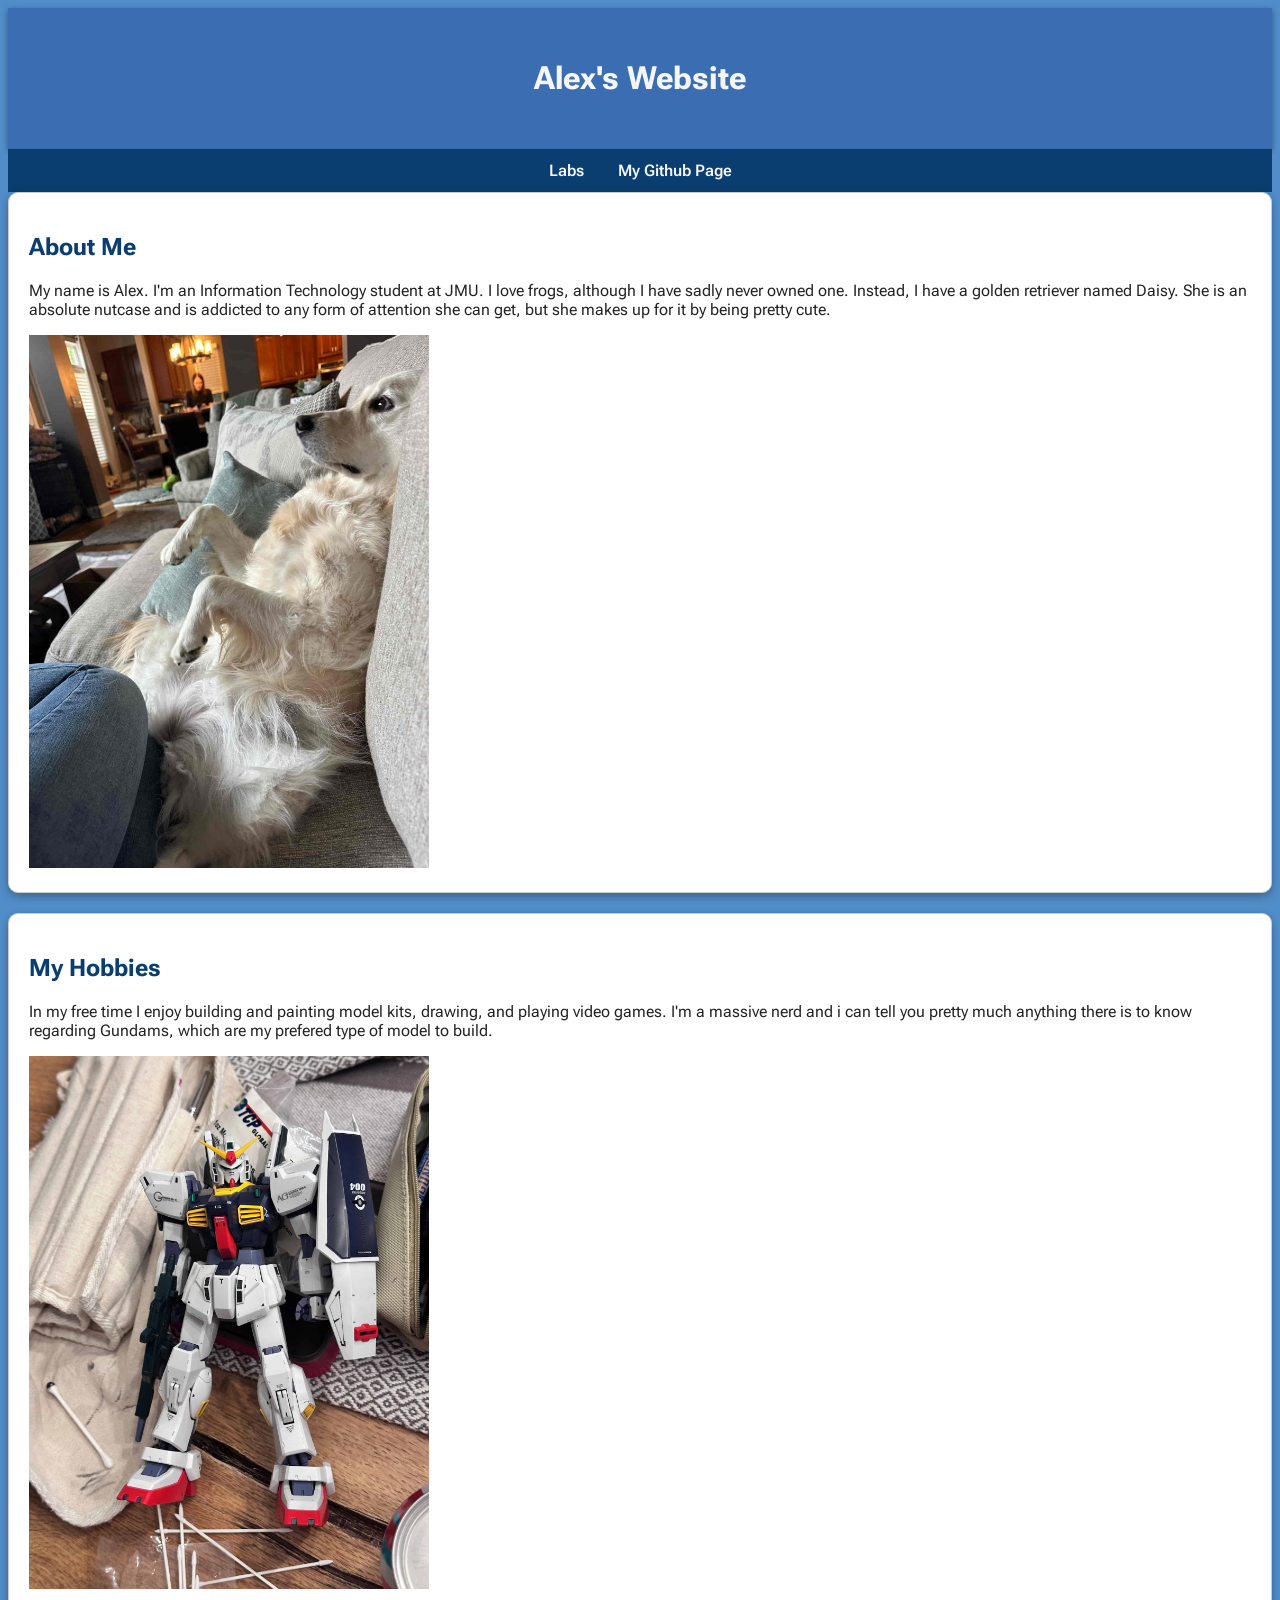
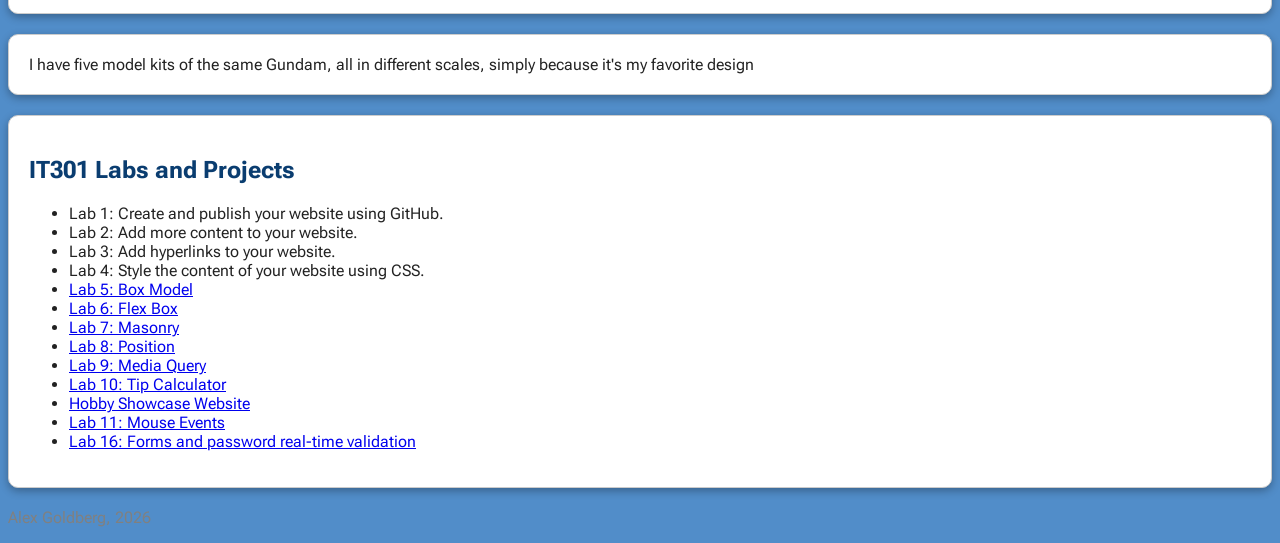
<file: index.html>
<!DOCTYPE html>
<html lang="en">
<head>
    <meta charset="UTF-8">
    <meta name="viewport" content="width=device-width, initial-scale=1.0">
    <title> Alex Goldberg - IT301 Labs </title>
    
    <link rel="preconnect" href="https://fonts.googleapis.com">
    <link rel="preconnect" href="https://fonts.gstatic.com" crossorigin>
    <link href="https://fonts.googleapis.com/css2?family=Roboto+Flex:opsz,wght,XOPQ,XTRA,YOPQ,YTDE,YTFI,YTLC,YTUC@8..144,100..1000,96,468,79,-203,738,514,712&display=swap" rel="stylesheet">
    <link rel="stylesheet" href="style.css">
</head>
<body>
    <header>
        <h1>Alex's Website</h1>
    </header>
    <nav>
        <a href="#labs">Labs</a>
        <a href="https://github.com/agol80" target="_blank">My Github Page</a>
    </nav>

    <main>
        <section>
            <h2>About Me</h2>
            <p>My name is Alex. I'm an Information Technology student at JMU.
                I love frogs, although I have sadly never owned one. Instead, I have a golden retriever named Daisy. She is an absolute nutcase and is addicted to any form of attention she can get, but she makes up for it by being pretty cute.
            </p>
            <img src="images/IMG_3654.jpg" alt="Daisy" width="400">
        
        </section>

        <article> 
            <h2>My Hobbies </h2>
            <p>In my free time I enjoy building and painting model kits, drawing, and playing video games. I'm a massive nerd and i can tell you pretty much anything there is to know regarding Gundams, which are my prefered type of model to build.</p>
            <img src="images/IMG_6024.jpg" alt="Gundam Mk-II" width="400">
        </article>
        
        <aside>I have five model kits of the same Gundam, all in different scales, simply because it's my favorite design</aside>
    
    
    
    
<section id="labs">
    <h2>IT301 Labs and Projects</h2>
    <ul>
        <li>Lab 1: Create and publish your website using GitHub.</li>
        <li>Lab 2: Add more content to your website.</li>
        <li>Lab 3: Add hyperlinks to your website.</li>
        <li>Lab 4: Style the content of your website using CSS.</li>
        <li><a href="Letter L.html" target="blank">Lab 5: Box Model</a></li>
        <li><a href="Lab6.html" target="blank">Lab 6: Flex Box</a></li>
        <li><a href="Lab7.html" target="blank">Lab 7: Masonry</a></li>
        <li><a href="position.html" target="blank">Lab 8: Position</a></li>
        <li><a href="lab9.html" target="blank">Lab 9: Media Query</a></li>
        <li><a href="lab10.html" target="blank">Lab 10: Tip Calculator</a></li>
        <li><a href="project" target="blank">Hobby Showcase Website</a></li>
        <li><a href="lab11/lab11.html" target="blank">Lab 11: Mouse Events</a></li>
        <li><a href="Lab16/form.html" target="blank">Lab 16: Forms and password real-time validation</a></li>
        
    </ul>

</section>

</main>

<footer>
    <p>Alex Goldberg, 2026</p>
</footer>

</body>
</html>
</file>
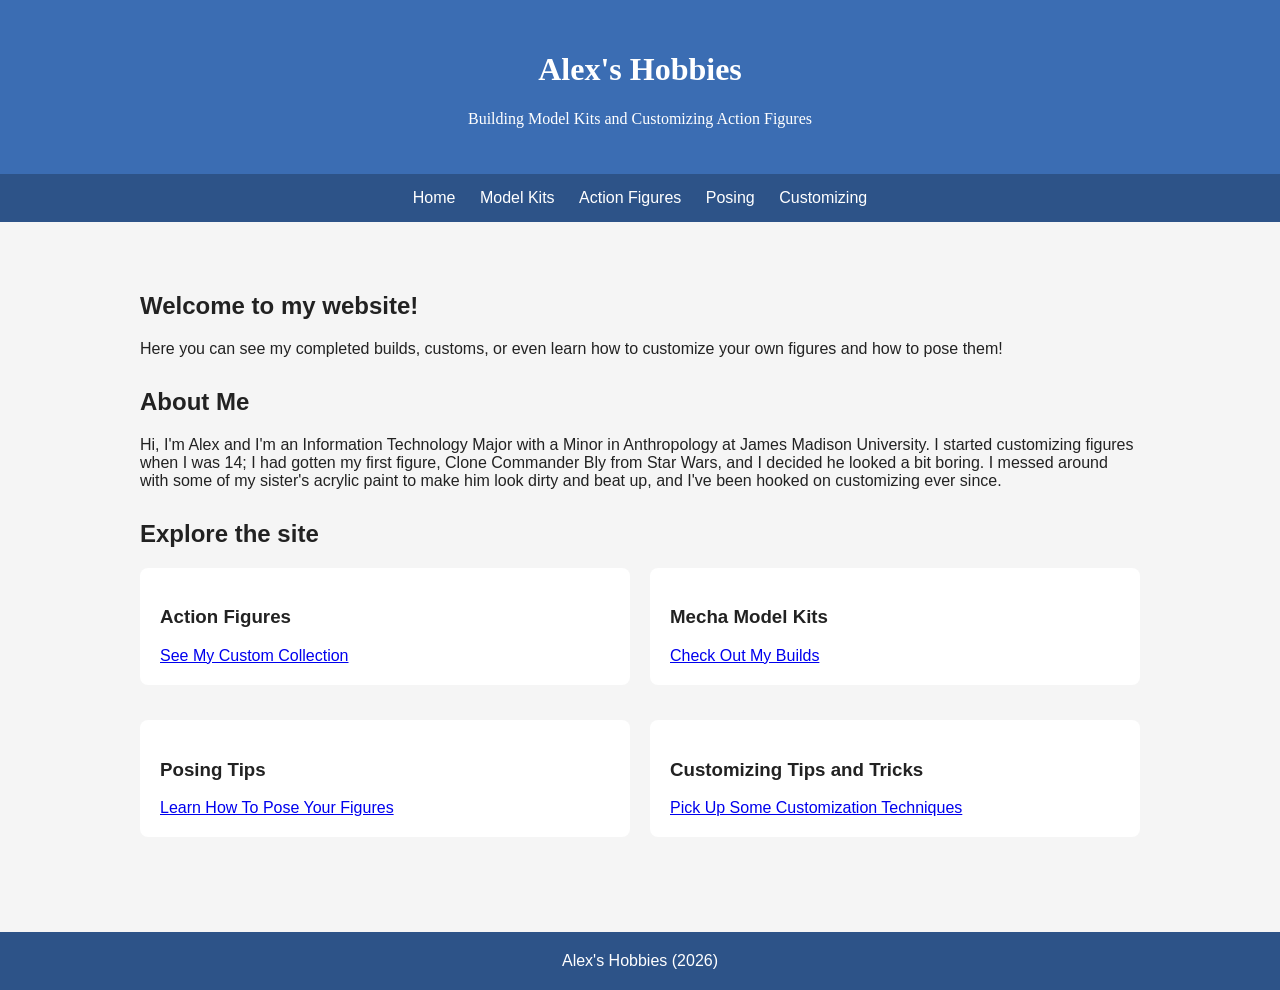
<file: project/index.html>
<!DOCTYPE html>
<html lang="en">
<head>
    <meta charset="UTF-8">
    <meta name="viewport" content="width=device-width, initial-scale=1.0">
    <title>Hobby Showcase Home Page</title>
    <link rel="stylesheet" href="css/style.css">
</head>
<body>
    <!--header for home page -->
    <header>
        <h1>Alex's Hobbies</h1>
        <p>Building Model Kits and Customizing Action Figures</p>
    </header>
    <!-- nav bar-->
    <nav>
        <a href="index.html">Home</a>
        <a href="Model_Kits.html">Model Kits</a>
        <a href="Action_Figures.html">Action Figures</a>
        <a href="Posing.html">Posing</a>
        <a href="Customization.html">Customizing</a>
    </nav>
    <!-- main content of page-->
    <main>
        <!--welcome message-->
        <section>
            <h2>Welcome to my website!</h2>
            <p> Here you can see my completed builds, customs, or even learn how to customize your own figures and how to pose them!</p>
        </section>

        <!-- about me -->
         <section>
            <h2>About Me</h2>
            <p>
                Hi, I'm Alex and I'm an Information Technology Major with a Minor in Anthropology at James Madison University. I started customizing figures when I was 14; I had gotten my first figure, Clone Commander Bly from Star Wars, and I decided he looked a bit boring. I messed around with some of my sister's acrylic paint to make him look dirty and beat up, and I've been hooked on customizing ever since. 
            </p>
         </section>

         <!-- in depth navigation menu-->
         <section>
            <h2>Explore the site</h2>
            <!-- class to make images pop up when you hover over the articles-->
            <div class="hobby-grid">

                <article class="hobby-item">
                <h3>Action Figures</h3>
                <img src="images/warmachine.jpg" alt="Custom Figure image">
                <a href="Action_Figures.html">See My Custom Collection</a>
                </article>

                <article class="hobby-item">
                <h3>Mecha Model Kits</h3>
                <img src="images/numain.jpg" alt="PGU Nu Gundam">
                <a href="Model_Kits.html">Check Out My Builds</a>
                </article>

                <article class="hobby-item">
                <h3>Posing Tips</h3>
                <img src="images/balance.jpg" alt="spiderman">
                <a href="Posing.html">Learn How To Pose Your Figures</a>
                </article>

                <article class="hobby-item">
                <h3>Customizing Tips and Tricks</h3>
                <img src="images/shields.jpg" alt="Two Shields, one weathered">
                <a href="Customization.html">Pick Up Some Customization Techniques</a>
                </article>


            </div>

            

         </section>

    </main>

    <footer>Alex's Hobbies (2026)</footer>


    
</body>
</html>
</file>
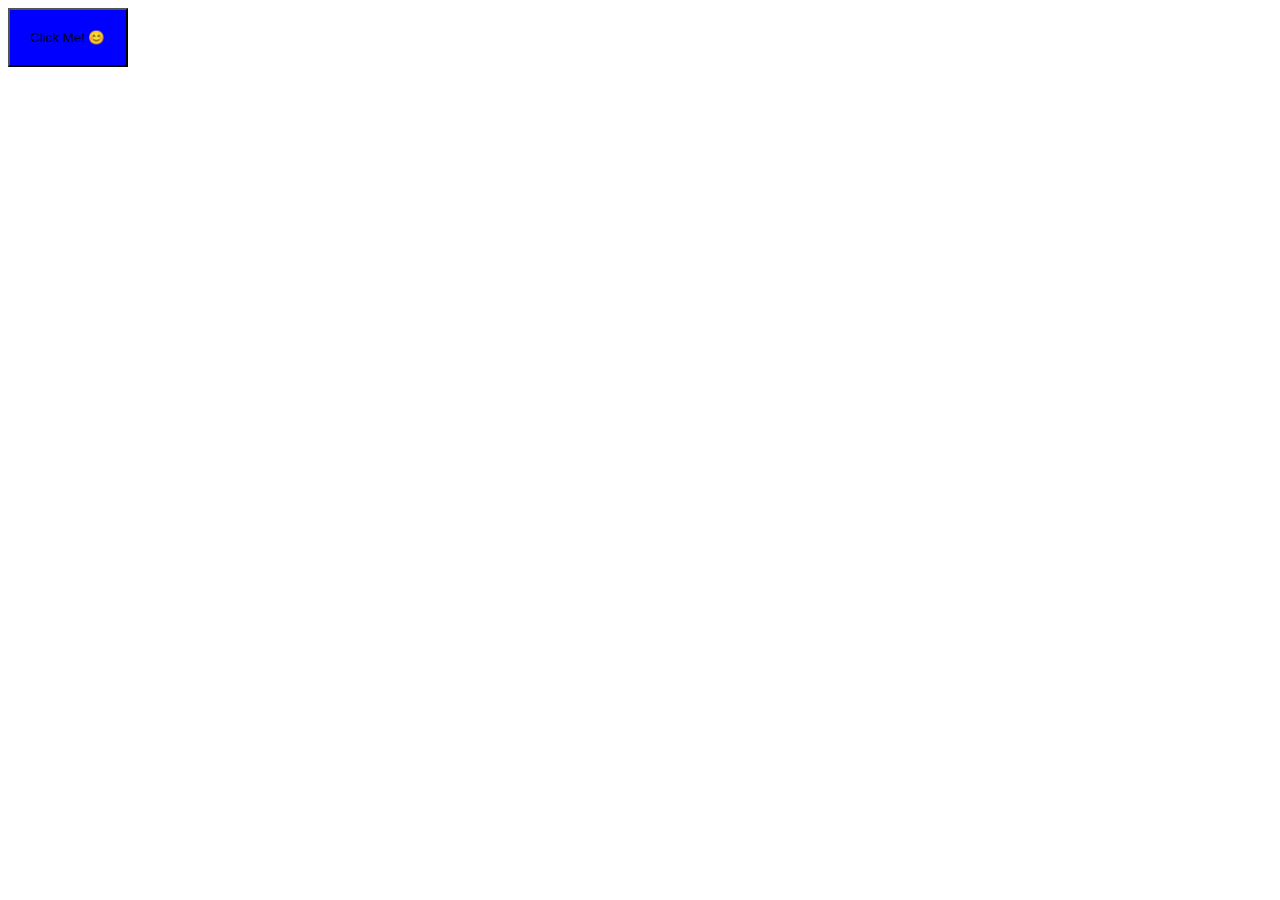
<file: lab11/lab11.html>
<!DOCTYPE html>
<html lang="en">
<head>
    <meta charset="UTF-8">
    <meta name="viewport" content="width=device-width, initial-scale=1.0">
    <title>Click me</title>
    <style>
        button {
            background-color: blue;
            padding: 20px;
            
        }
        #mousearea {
            height: 75vh;
        }
    </style>
</head>
<body>
    <button id="mybutton">Click Me! 😊</button>
    <div id="mousearea"></div>
    <script src="script.js"></script>
    
</body>
</html>
</file>
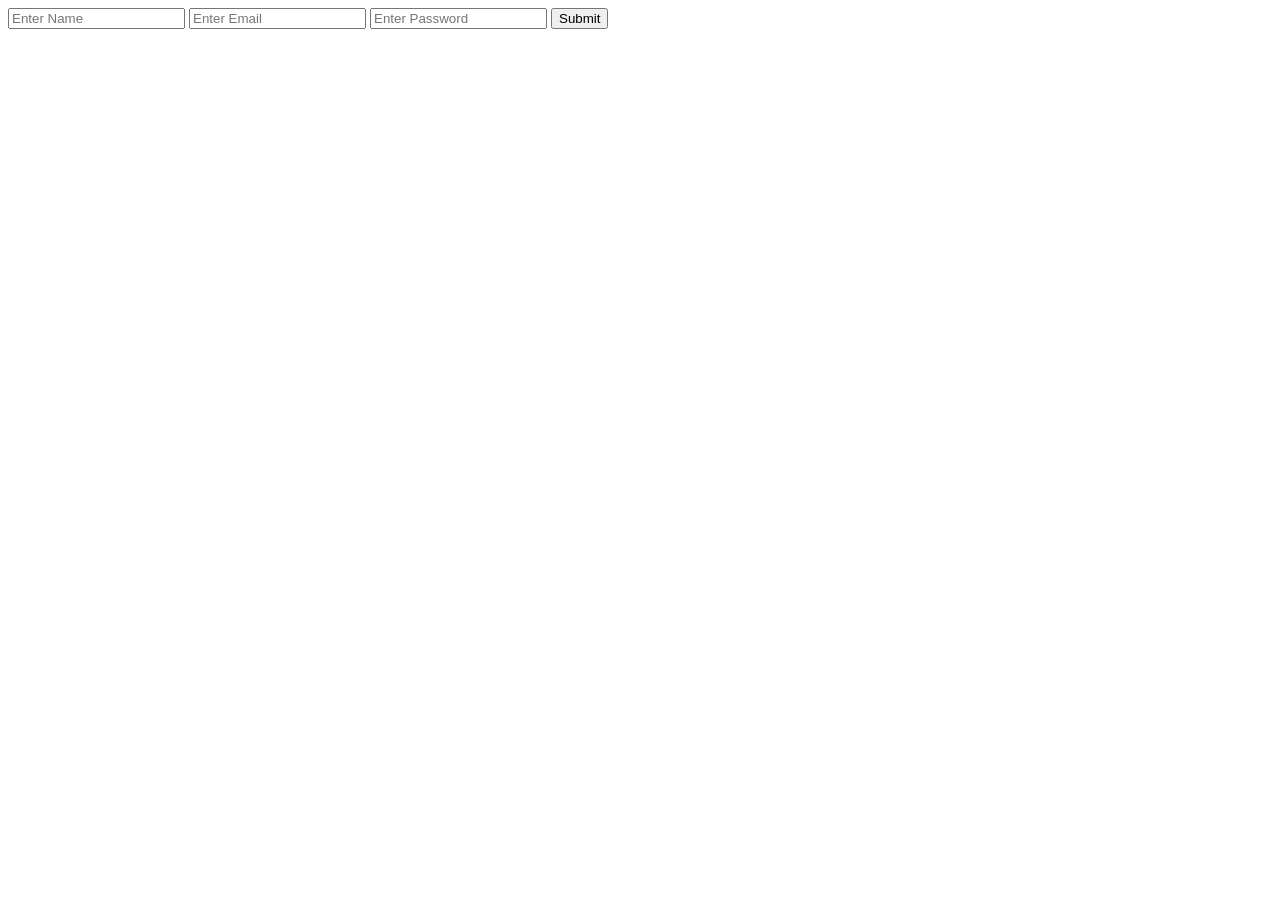
<file: Lab16/form.html>
<!DOCTYPE html>
<html lang="en">
<head>
    <meta charset="UTF-8">
    <meta name="viewport" content="width=device-width, initial-scale=1.0">
    <title>form</title>
    <style>
        .invalid {
            color:red;
        }
        .valid {
            color:green;
        }
    </style>
</head>
<body>
    <form id="htmlform">
        <input required type="text" id="type" placeholder="Enter Name">

        <input required type="email" id="email" placeholder="Enter Email"> 

        <input required type="password" id="password" placeholder="Enter Password">

        <section hidden id="passRules">
            <p id="lenRule" class="invalid">Needs at least 6 characters</p> 
            <p id="charRule" class="invalid">Must include a special character (!@#$...)</p>
            <p id="upperRule" class="invalid">Must include an uppercase letter (A-Z)</p> 
        </section>

        <button type="submit">Submit</button>
        
        
    </form>
    <script>
        const form = document.getElementById("htmlform");
        const passInput = document.getElementById("password");
        const passRules = document.getElementById("passRules");
        const lenRule = document.getElementById("lenRule");
        const charRule = document.getElementById("charRule");
        const upperRule = document.getElementById("upperRule");

        document.addEventListener('submit', (event) => {
            event.preventDefault()
            window.location.href = "success.html"
            console.log('form submitted successfully')
        });

        document.addEventListener("input", () => {
            const password = passInput.value;
            passRules.hidden = false;
            const lenCheck = password.length >=6;
            const charCheck = /[!@#$%^&*(),.?":{}|<>]/.test(password);
            const upperCheck = /[A-Z]/.test(password);
            lenRule.classList.toggle("valid", lenCheck);
            lenRule.classList.toggle("invalid", !lenCheck);

            charRule.classList.toggle("valid", charCheck);
            charRule.classList.toggle("invalid", !charCheck);

            upperRule.classList.toggle("valid", upperCheck);
            upperRule.classList.toggle("invalid", !upperCheck);
        });

        

     </script>

</body>
</html>
</file>
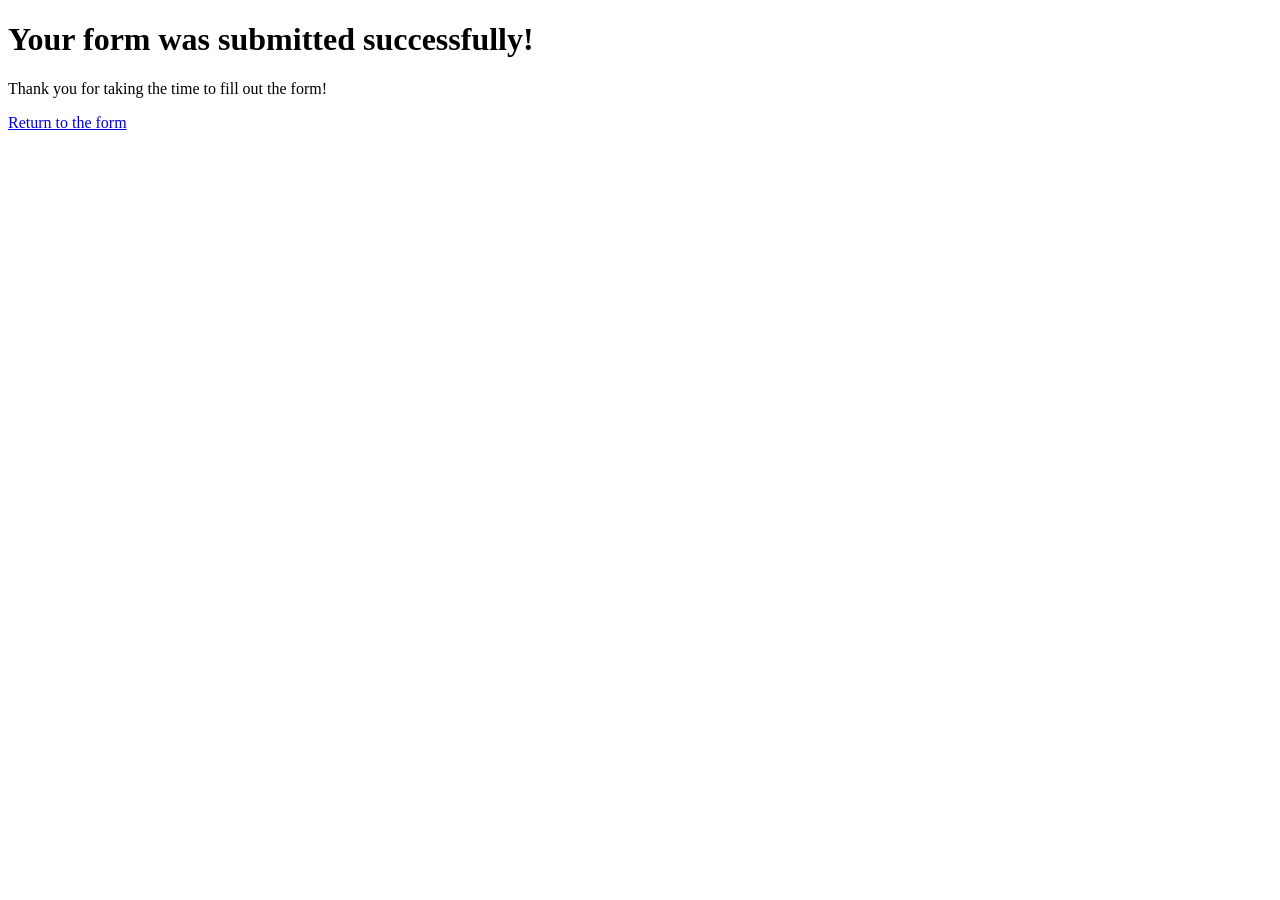
<file: Lab16/success.html>
<!DOCTYPE html>
<html lang="en">
<head>
    <meta charset="UTF-8">
    <meta name="viewport" content="width=device-width, initial-scale=1.0">
    <title>success</title>
</head>
<body>
    <h1>Your form was submitted successfully!</h1>
    <p>Thank you for taking the time to fill out the form!</p>
    <a href="form.html">Return to the form</a>
    
</body>
</html>
</file>
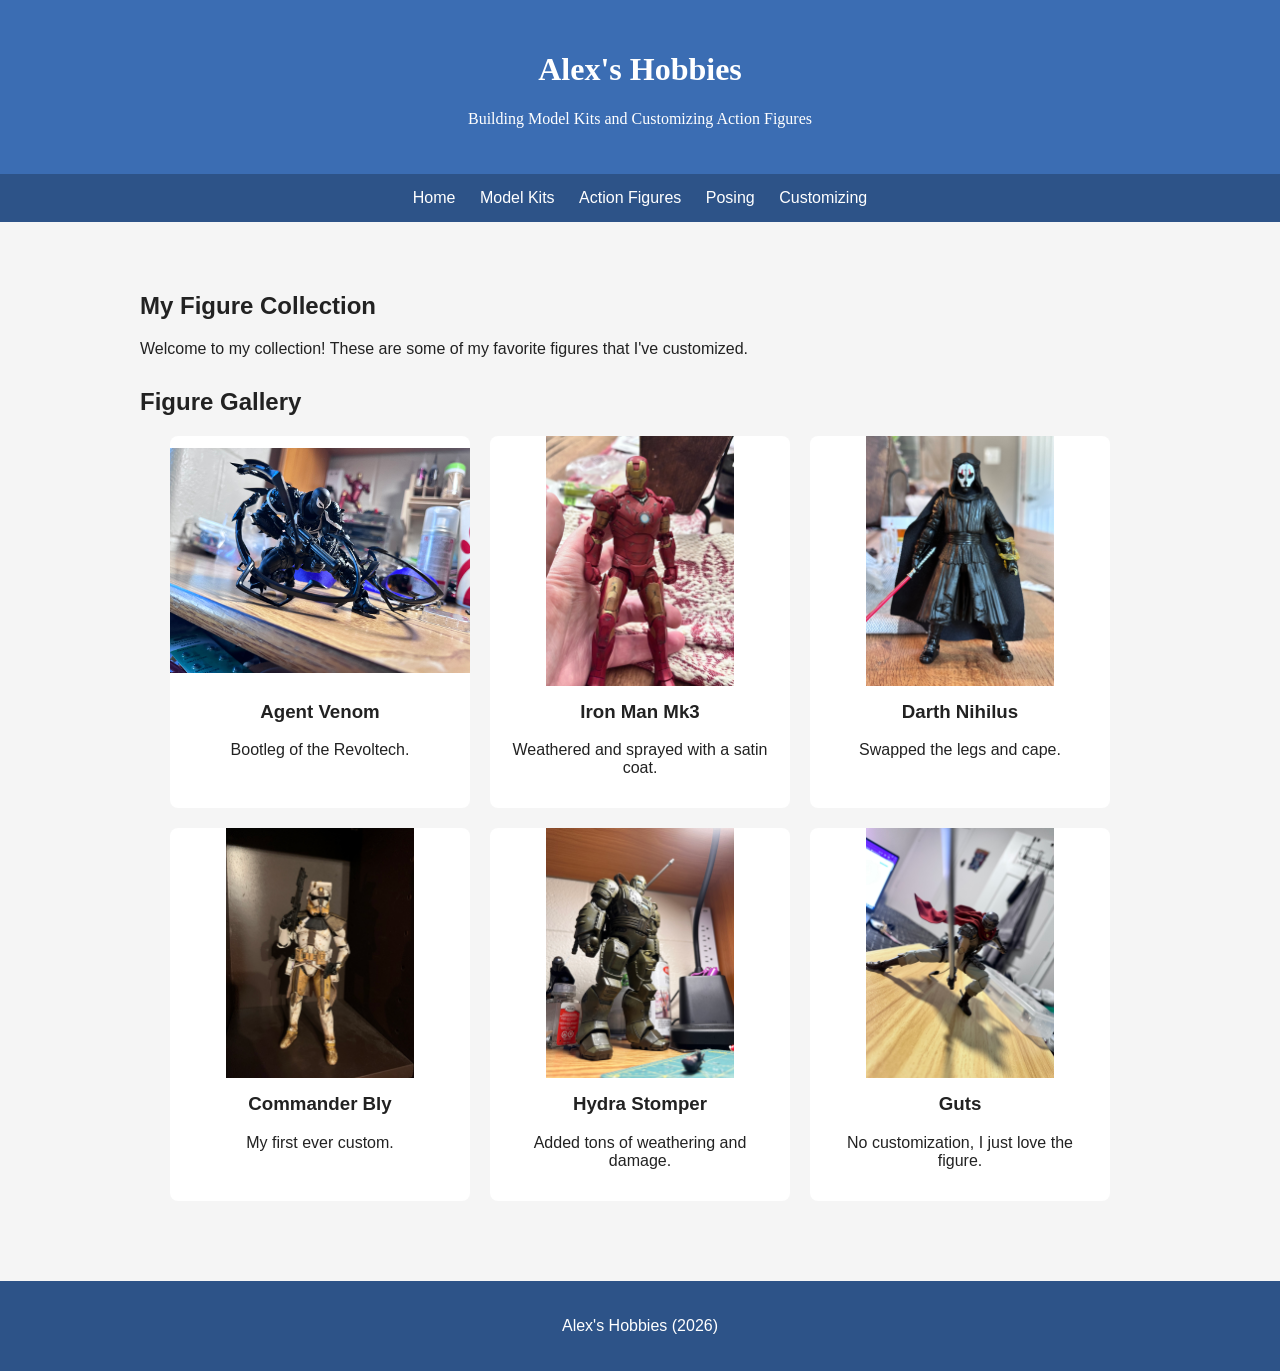
<file: project/Action_Figures.html>
<!DOCTYPE html>
<html lang="en">
<head>
    <meta charset="UTF-8">
    <meta name="viewport" content="width=device-width, initial-scale=1.0">
    <title>Action figure collection page</title>
    <link rel="stylesheet" href="css/style.css">
</head>
<body>
    <!--website header-->
    <header>
        <h1>Alex's Hobbies</h1>
        <p>Building Model Kits and Customizing Action Figures</p>
    </header>
        <!--nav menu-->
    <nav>
        <a href="index.html">Home</a>
        <a href="Model_Kits.html">Model Kits</a>
        <a href="Action_Figures.html">Action Figures</a>
        <a href="Posing.html">Posing</a>
        <a href="Customization.html">Customizing</a>
    </nav>
    
    <main>
        <!-- section header-->
        <section>
            <h2>My Figure Collection</h2>
            <p>Welcome to my collection! These are some of my favorite figures that I've customized.</p>
        </section>
        <!-- figure image gallery-->
        <section>
            <h2>Figure Gallery</h2>
            <div class="figure-gallery">
                <!--the image and description for each figure-->
                <div class="figure-card">
                    <img src="images/agtvenom.jpg" alt="Agent Venom figure">
                    <div class="figure-description">
                        <h3>Agent Venom</h3>
                        <p>Bootleg of the Revoltech.</p>
                    </div>
                </div>
                <div class="figure-card">
                    <img src="images/IMMCU.jpg" alt="Weathered Iron Man Mk3 figure">
                    <div class="figure-description">
                        <h3>Iron Man Mk3</h3>
                        <p>Weathered and sprayed with a satin coat.</p>
                    </div>
                </div>
                <div class="figure-card">
                    <img src="images/nihilus.jpg" alt="Darth Nihilus figure">
                    <div class="figure-description">
                        <h3>Darth Nihilus</h3>
                        <p>Swapped the legs and cape.</p>
                    </div>
                </div>
                <div class="figure-card">
                    <img src="images/bly2.JPG" alt="Commander Bly figure">
                    <div class="figure-description">
                        <h3>Commander Bly</h3>
                        <p>My first ever custom.</p>
                    </div>
                </div>
                <div class="figure-card">
                    <img src="images/hydra.jpg" alt="Hydra Stomper figure">
                    <div class="figure-description">
                        <h3>Hydra Stomper</h3>
                        <p>Added tons of weathering and damage.</p>
                    </div>
                </div>
                <div class="figure-card">
                    <img src="images/guts.jpeg" alt=" Berserk Guts figure">
                    <div class="figure-description">
                        <h3>Guts</h3>
                        <p>No customization, I just love the figure.</p>
                    </div>
                </div>
            </div>
        </section>
        

    </main>
    <!--footer-->
        <footer>
        <p>Alex's Hobbies (2026)</p>
        </footer>
</body>
</html>
</file>
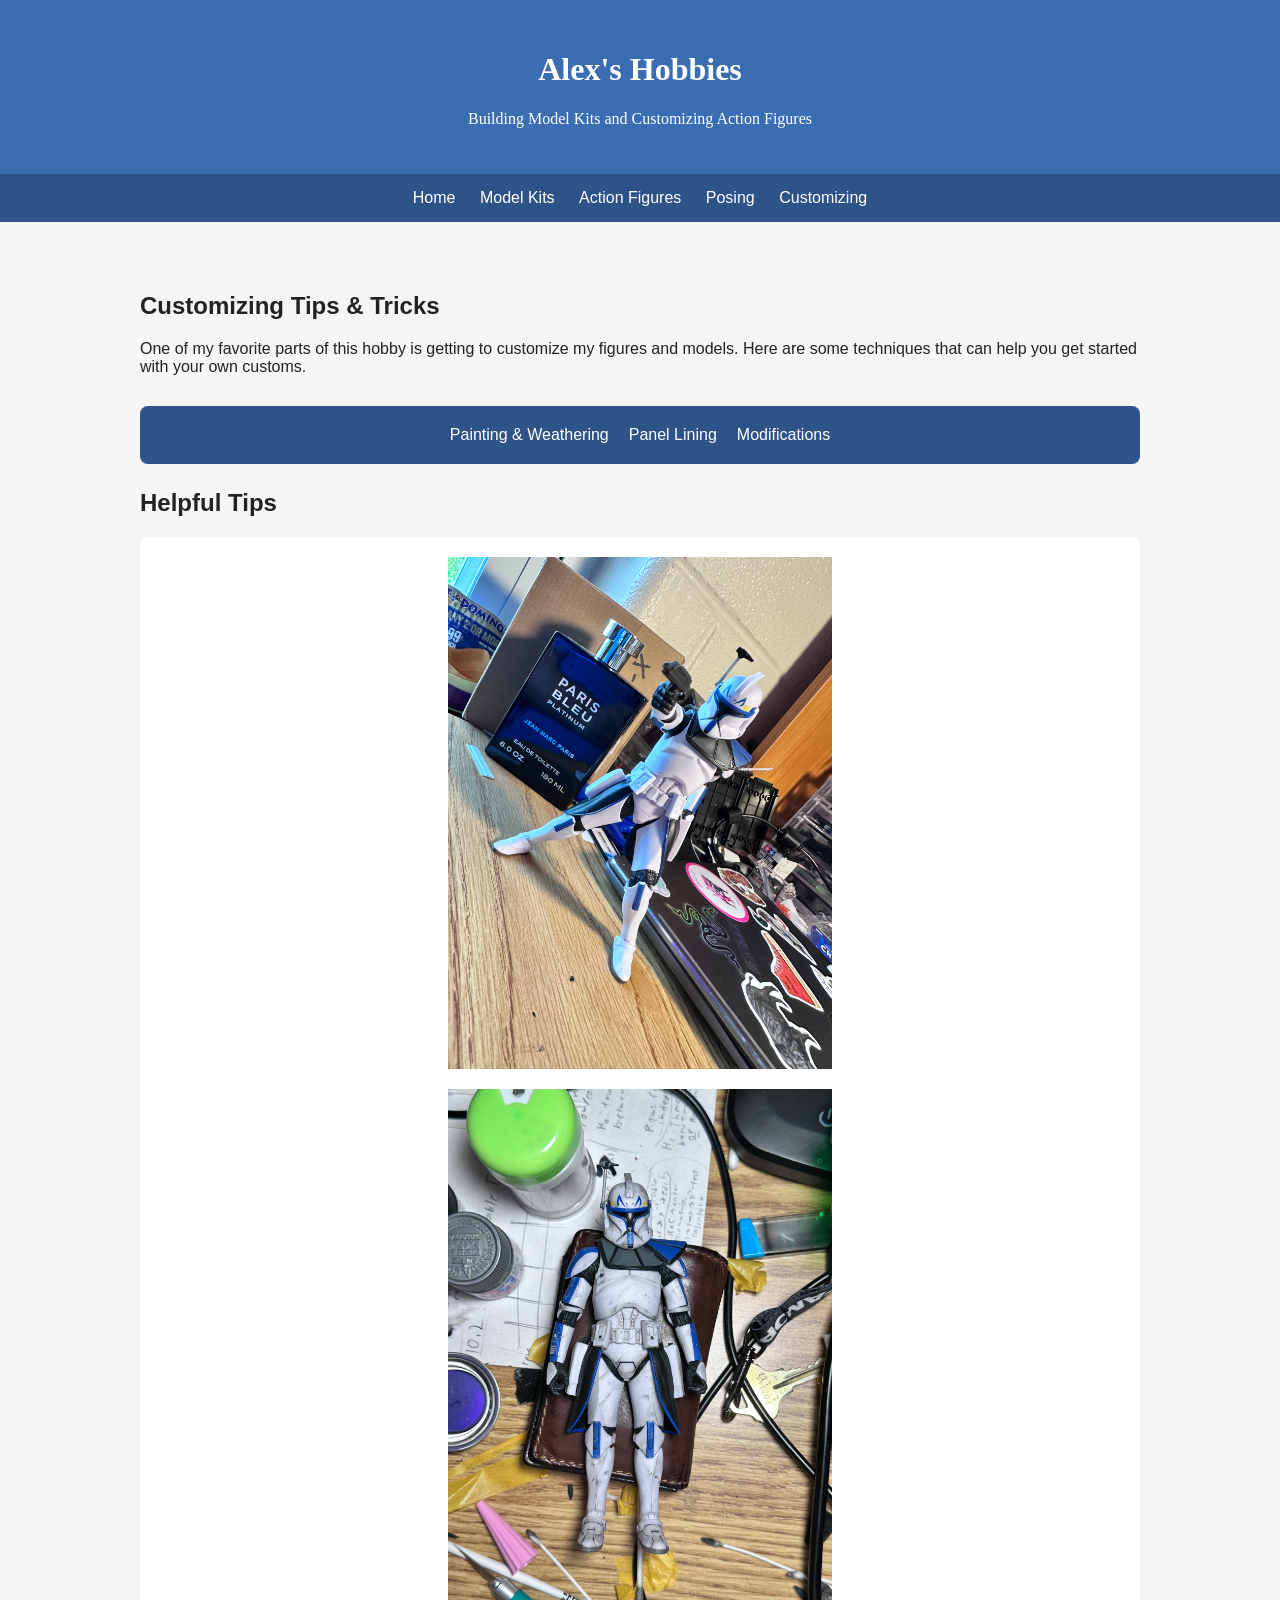
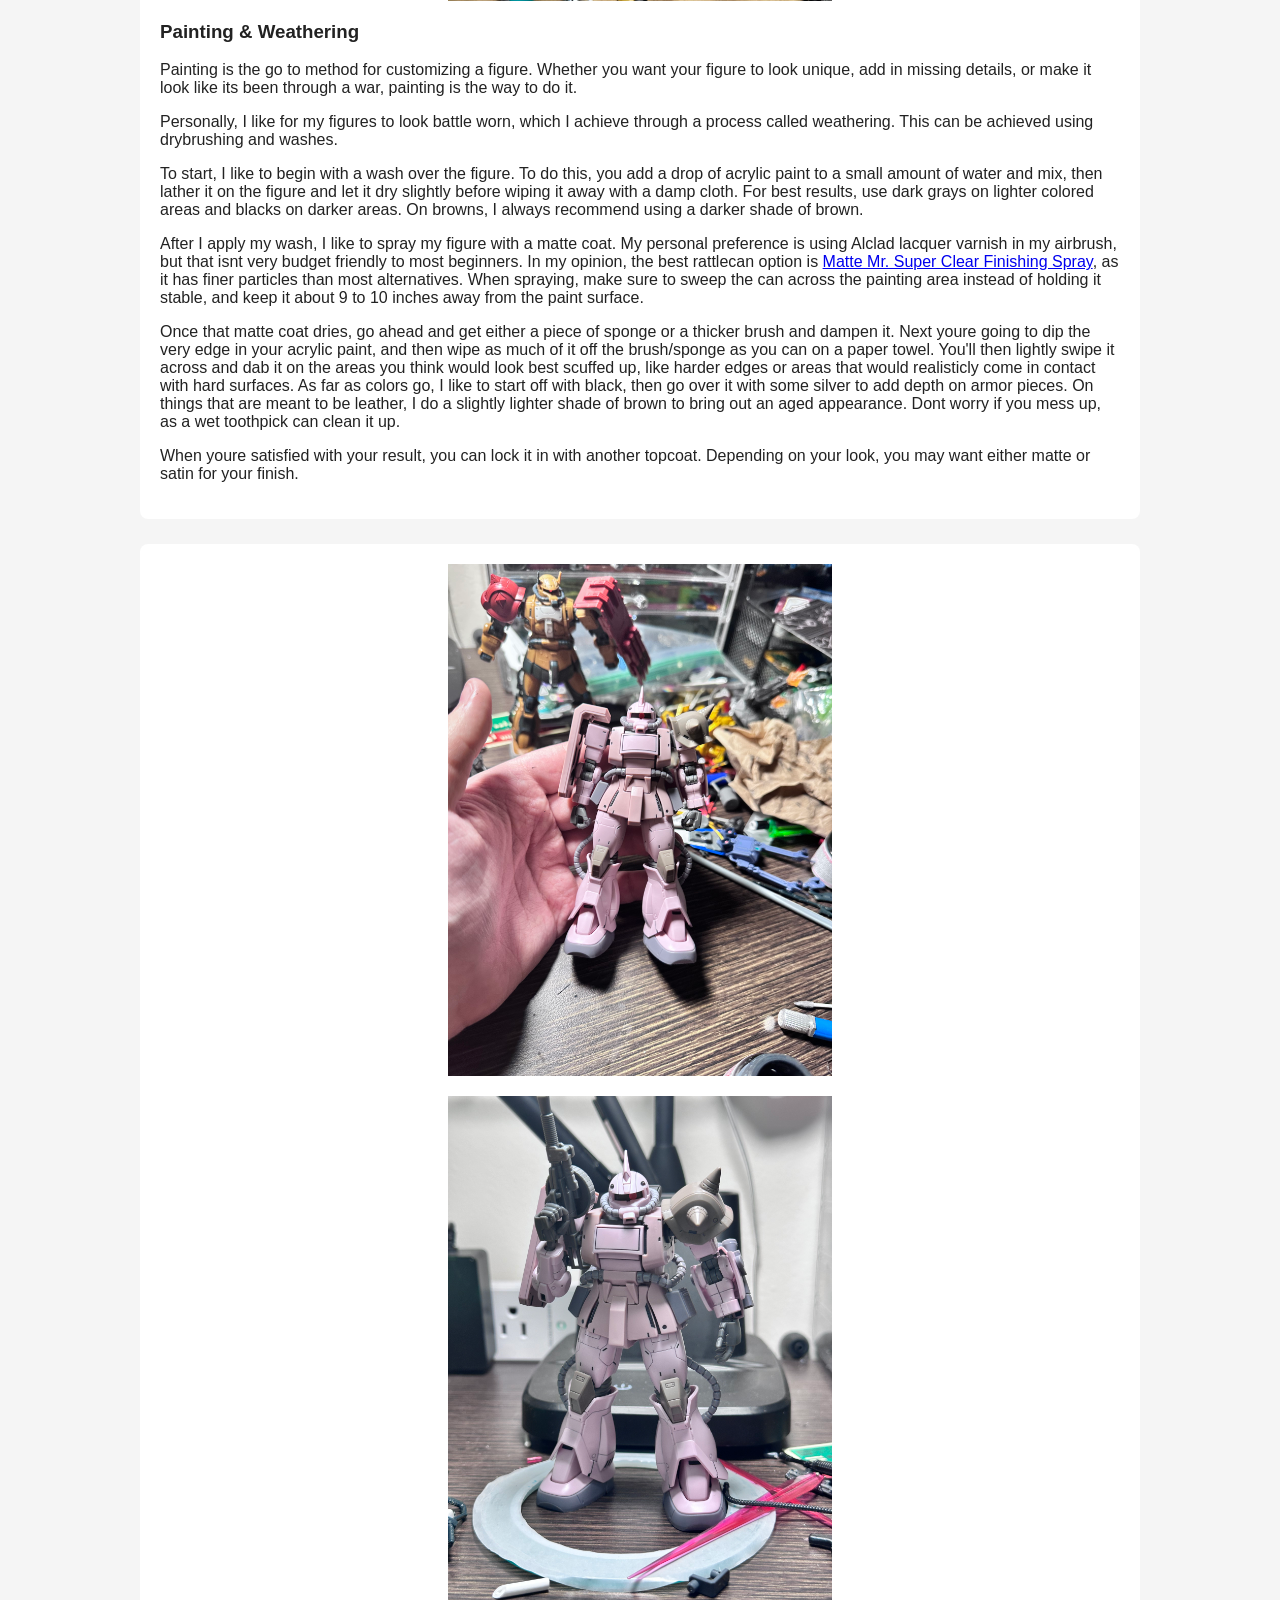
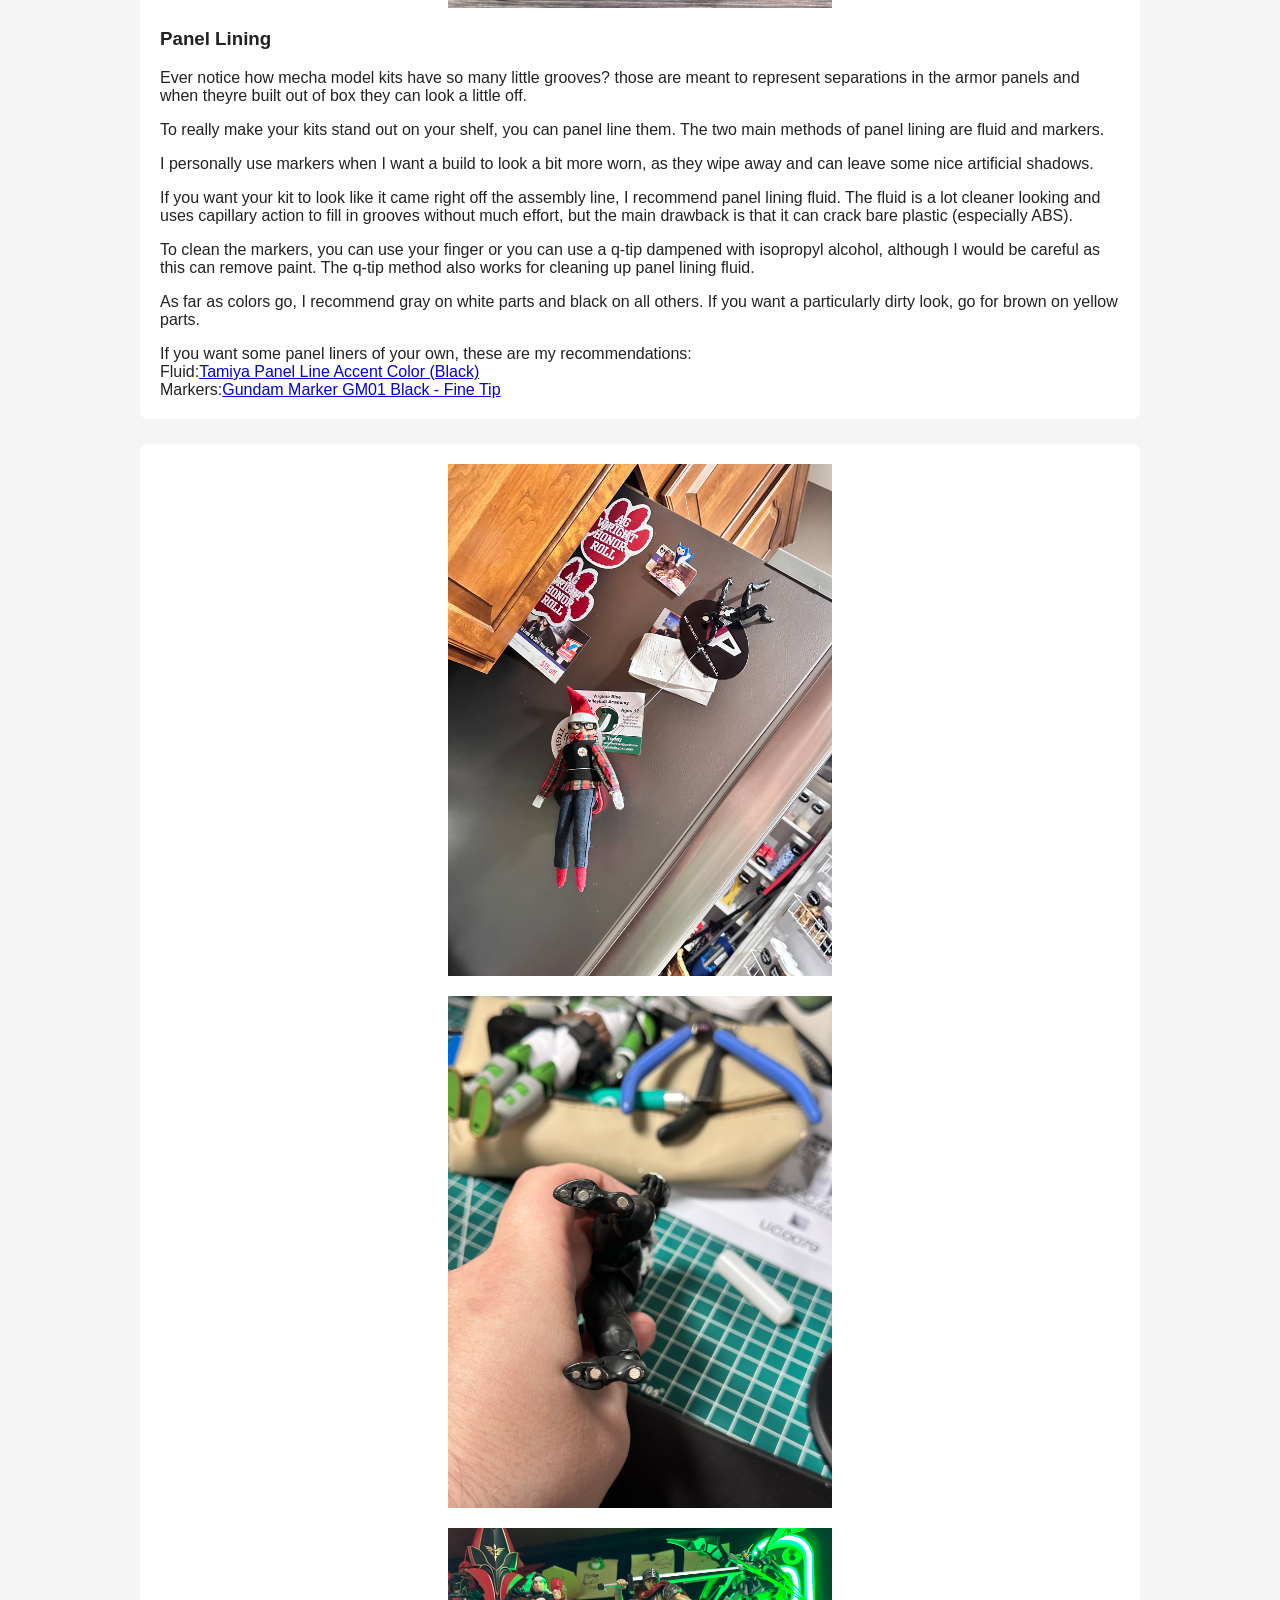
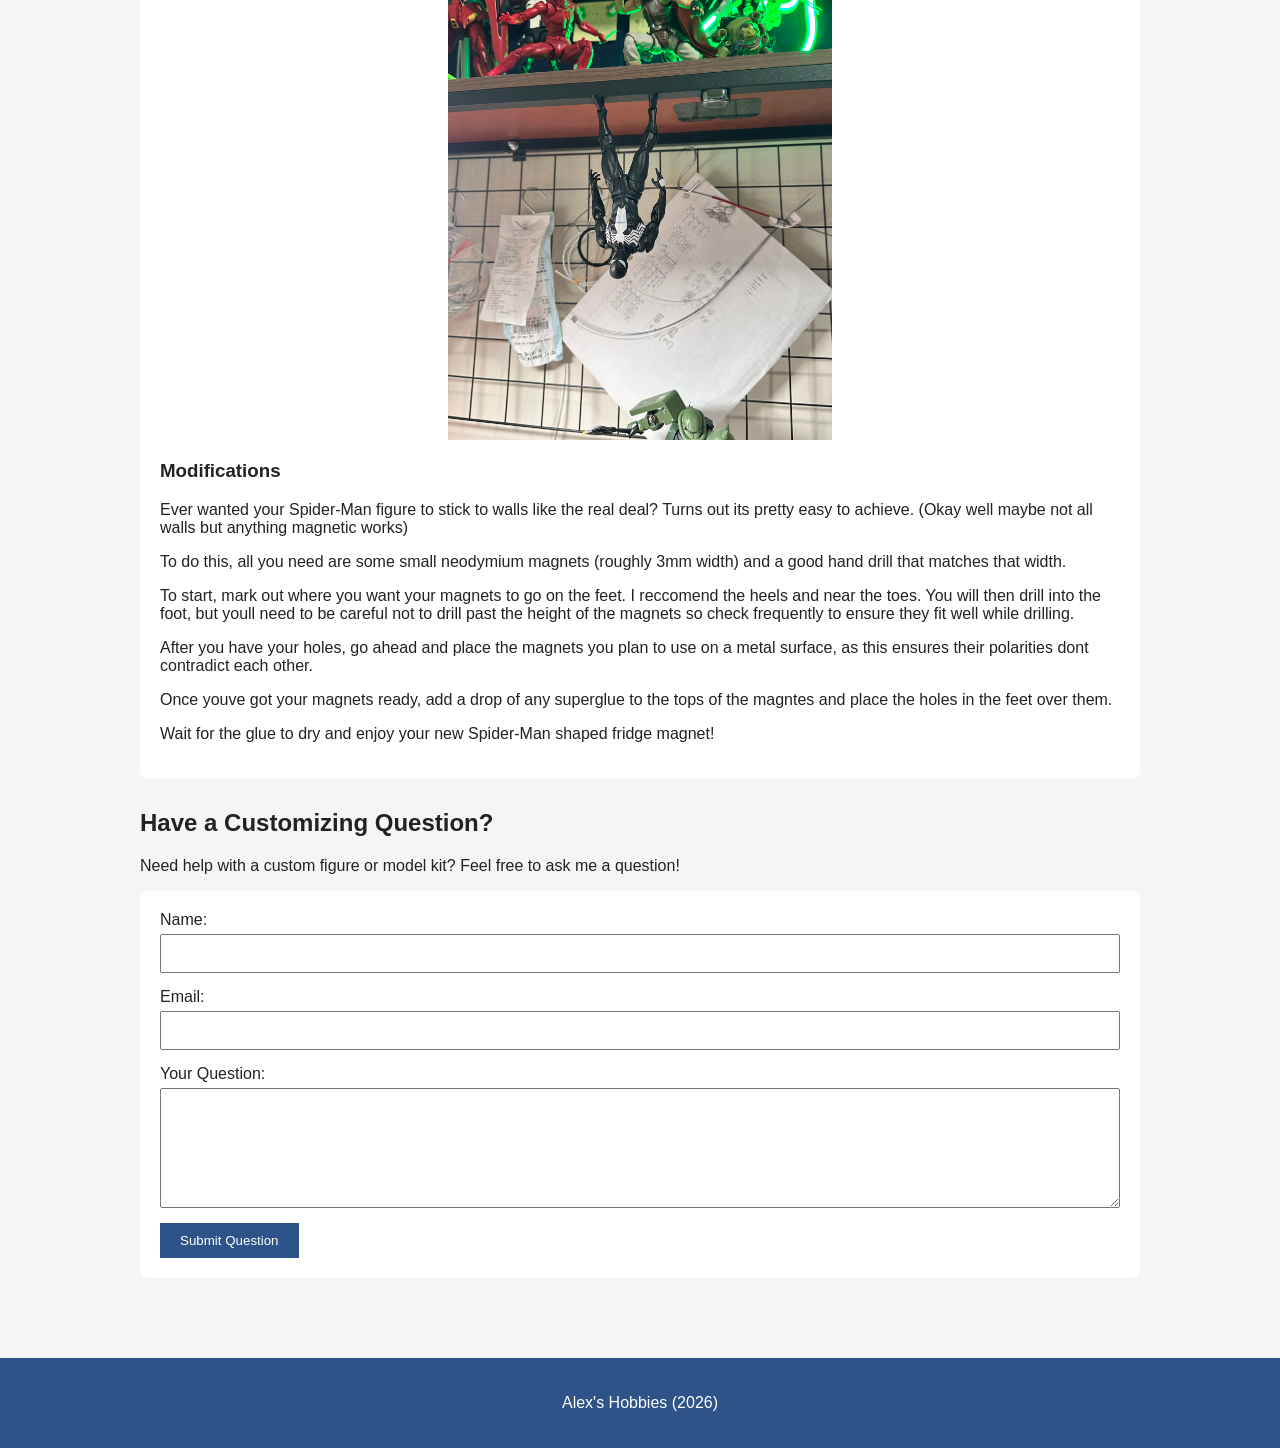
<file: project/Customization.html>
<!DOCTYPE html>
<html lang="en">
<head>
    <meta charset="UTF-8">
    <meta name="viewport" content="width=device-width, initial-scale=1.0">
    <title>Customization page</title>
    <link rel="stylesheet" href="css/style.css">
</head>
<body>
    <!--website header-->
    <header>
        <h1>Alex's Hobbies</h1>
        <p>Building Model Kits and Customizing Action Figures</p>
    </header>
        <!--nav menu-->
    <nav>
        <a href="index.html">Home</a>
        <a href="Model_Kits.html">Model Kits</a>
        <a href="Action_Figures.html">Action Figures</a>
        <a href="Posing.html">Posing</a>
        <a href="Customization.html">Customizing</a>
    </nav>

    <main>
        <section><!--intro-->
            <h2>Customizing Tips & Tricks</h2>
            <p>One of my favorite parts of this hobby is getting to customize my figures and models. Here are some techniques that can help you get started with your own customs.</p>
        </section>
        <nav class="sub-nav">
            <a href="#painting">Painting & Weathering</a>
            <a href="#panel-lining">Panel Lining</a>
            <a href="#modifications">Modifications</a>
        </nav>
        <section><!-- 3 articles-->
            <h2>Helpful Tips</h2>
            <article class="sub-article" id="painting">
                <img src="images/nakedp1rex.jpg" alt="Unmodified Captain Rex Action Figure">
                <img src="images/p1rex.jpg" alt="Weathered Captain Rex Action Figure">
                <div class="article-body">
                    <h3>Painting & Weathering</h3>
                    <p>Painting is the go to method for customizing a figure. Whether you want your figure to look unique, add in missing details, or make it look like its been through a war, painting is the way to do it.</p>
                    <p>Personally, I like for my figures to look battle worn, which I achieve through a process called weathering. This can be achieved using drybrushing and washes. </p>
                    <p>To start, I like to begin with a wash over the figure. To do this, you add a drop of acrylic paint to a small amount of water and mix, then lather it on the figure and let it dry slightly before wiping it away with a damp cloth. For best results, use dark grays on lighter colored areas and blacks on darker areas. On browns, I always recommend using a darker shade of brown.   </p>
                    <p>After I apply my wash, I like to spray my figure with a matte coat. My personal preference is using Alclad lacquer varnish in my airbrush, but that isnt very budget friendly to most beginners. In my opinion, the best rattlecan option is <a href="https://www.hobbylobby.com/crafts-hobbies/model-kits/paint-brushes/matte-mr-super-clear-finishing-spray/p/81021110?srsltid=AU7gw4UrstAxltDoTW_Fwlv-mpBUfjdkuiflFV0bMAYlDYjDY1GU41PJf7o">Matte Mr. Super Clear Finishing Spray</a>, as it has finer particles than most alternatives. When spraying, make sure to sweep the can across the painting area instead of holding it stable, and keep it about 9 to 10 inches away from the paint surface.</p>
                    <p>Once that matte coat dries, go ahead and get either a piece of sponge or a thicker brush and dampen it. Next youre going to dip the very edge in your acrylic paint, and then wipe as much of it off the brush/sponge as you can on a paper towel. You'll then lightly swipe it across and dab it on the areas you think would look best scuffed up, like harder edges or areas that would realisticly come in contact with hard surfaces. As far as colors go, I like to start off with black, then go over it with some silver to add depth on armor pieces. On things that are meant to be leather, I do a slightly lighter shade of brown to bring out an aged appearance. Dont worry if you mess up, as a wet toothpick can clean it up.</p>
                    <p>When youre satisfied with your result, you can lock it in with another topcoat. Depending on your look, you may want either matte or satin for your finish.</p>
                </div>
            </article>

            <article class="sub-article" id="panel-lining">
                <img src="images/nolinezaku.jpeg" alt="gundam part without panel lining">
                <img src="images/linezaku.jpeg" alt="marker panel lined gundam">
                <div class="article-body">
                    <h3>Panel Lining</h3>
                    <p>Ever notice how mecha model kits have so many little grooves? those are meant to represent separations in the armor panels and when theyre built out of box they can look a little off.</p>
                    
                    <p>To really make your kits stand out on your shelf, you can panel line them. The two main methods of panel lining are fluid and markers.</p>
                    <p>I personally use markers when I want a build to look a bit more worn, as they wipe away and can leave some nice artificial shadows.</p>
                    <p>If you want your kit to look like it came right off the assembly line, I recommend panel lining fluid. The fluid is a lot cleaner looking and uses capillary action to fill in grooves without much effort, but the main drawback is that it can crack bare plastic (especially ABS). </p>
                    <p>To clean the markers, you can use your finger or you can use a q-tip dampened with isopropyl alcohol, although I would be careful as this can remove paint. The q-tip method also works for cleaning up panel lining fluid.</p>
                    <p>As far as colors go, I recommend gray on white parts and black on all others. If you want a particularly dirty look, go for brown on yellow parts.</p>
                    
                    If you want some panel liners of your own, these are my recommendations: <br> Fluid:<a href="https://www.tamiyausa.com/shop/enamel-detail/panel-line-accent-color-2/">Tamiya Panel Line Accent Color (Black)</a> <br>Markers:<a href="https://toyarena.com/products/gundam-marker-gm01-black-fine-tip?variant=1952596590636&country=US&currency=USD&utm_medium=product_sync&utm_source=google&utm_content=sag_organic&utm_campaign=sag_organic&gad_source=1&gad_campaignid=23489790665&gbraid=0AAAAAClwB-OHDCSmSzLLpQNItgTSBZnx2&gclid=CjwKCAjwi-zWBhAdEiwAqlRf-Kh7gXPsaEXi31JPILDpeq6Lgpd3rimFi-0cwU3IZGN2-4WsqSiCHhoCoXsQAvD_BwE">Gundam Marker GM01 Black - Fine Tip</a>
                </div>
            </article>

            <article class="sub-article" id="modifications">
                <img src="images/magnetspiderduo.jpg" alt="spider man on fridge">
                <img src="images/footmagnet.jpeg" alt="Figure with magnets inserted into the feet">
                <img src="images/upsidedown.jpeg" alt="spider man upside down">
                
                
                <div class="article-body">
                    <h3>Modifications</h3>
                    <p>Ever wanted your Spider-Man figure to stick to walls like the real deal? Turns out its pretty easy to achieve. (Okay well maybe not all walls but anything magnetic works)</p>
                    <p>To do this, all you need are some small neodymium magnets (roughly 3mm width) and a good hand drill that matches that width.</p>
                    <p>To start, mark out where you want your magnets to go on the feet. I reccomend the heels and near the toes. You will then drill into the foot, but youll need to be careful not to drill past the height of the magnets so check frequently to ensure they fit well while drilling.</p>
                    <p>After you have your holes, go ahead and place the magnets you plan to use on a metal surface, as this ensures their polarities dont contradict each other.</p>
                    <p>Once youve got your magnets ready, add a drop of any superglue to the tops of the magntes and place the holes in the feet over them.</p>
                    <p>Wait for the glue to dry and enjoy your new Spider-Man shaped fridge magnet! </p>

                </div>
            </article>


        </section>
        <!--Html validation-->
<section>
    <h2>Have a Customizing Question?</h2>
    <p>Need help with a custom figure or model kit? Feel free to ask me a question!
    </p>

    <form action="#" method="get">
        <label for="name">Name:</label>
        <input type="text" id="name" name="name" required>

        <label for="email">Email:</label>
        <input type="email" id="email" name="email" required>

        <label for="question">Your Question:</label>
        <textarea id="question" name="question" required></textarea>

        <button type="submit">Submit Question</button>
    </form>
</section>
    </main>
    <!--footer-->
    <footer>
        <p>Alex's Hobbies (2026)</p>
    </footer>
</body>
</html>
</file>
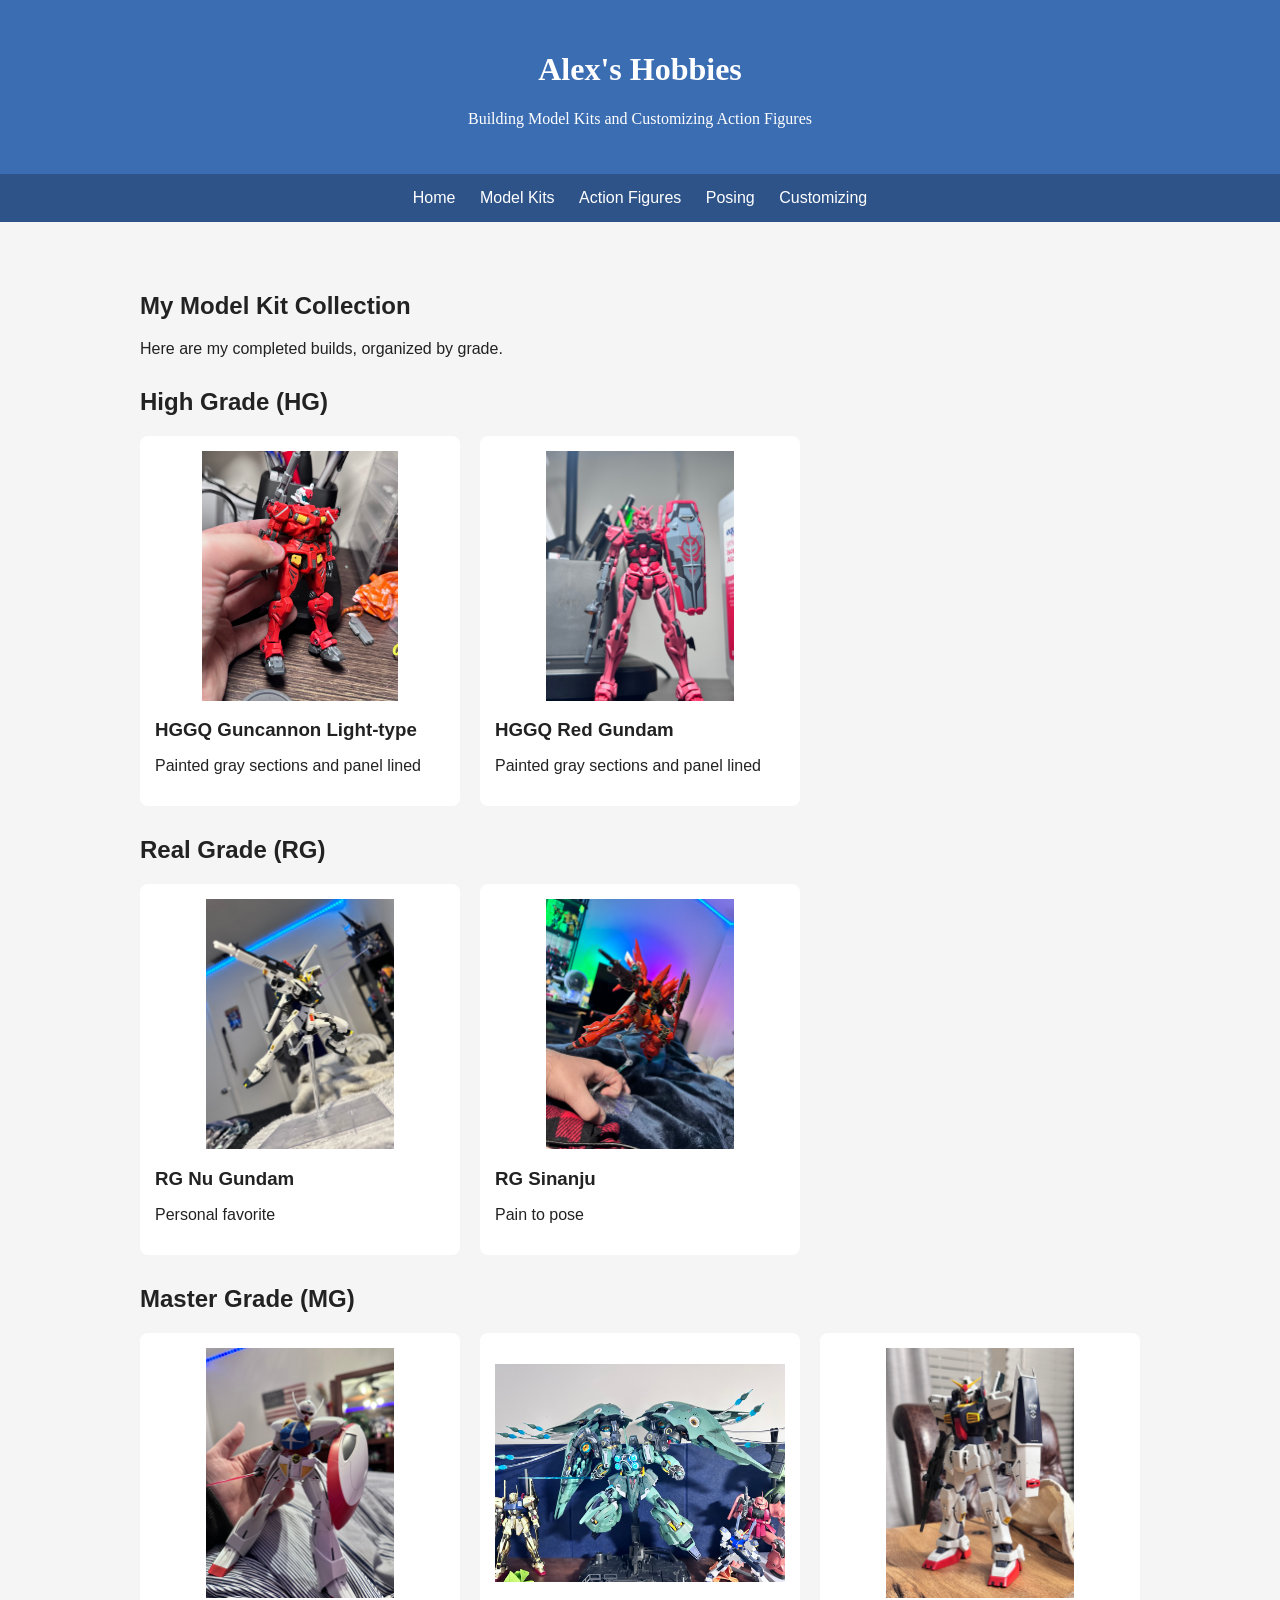
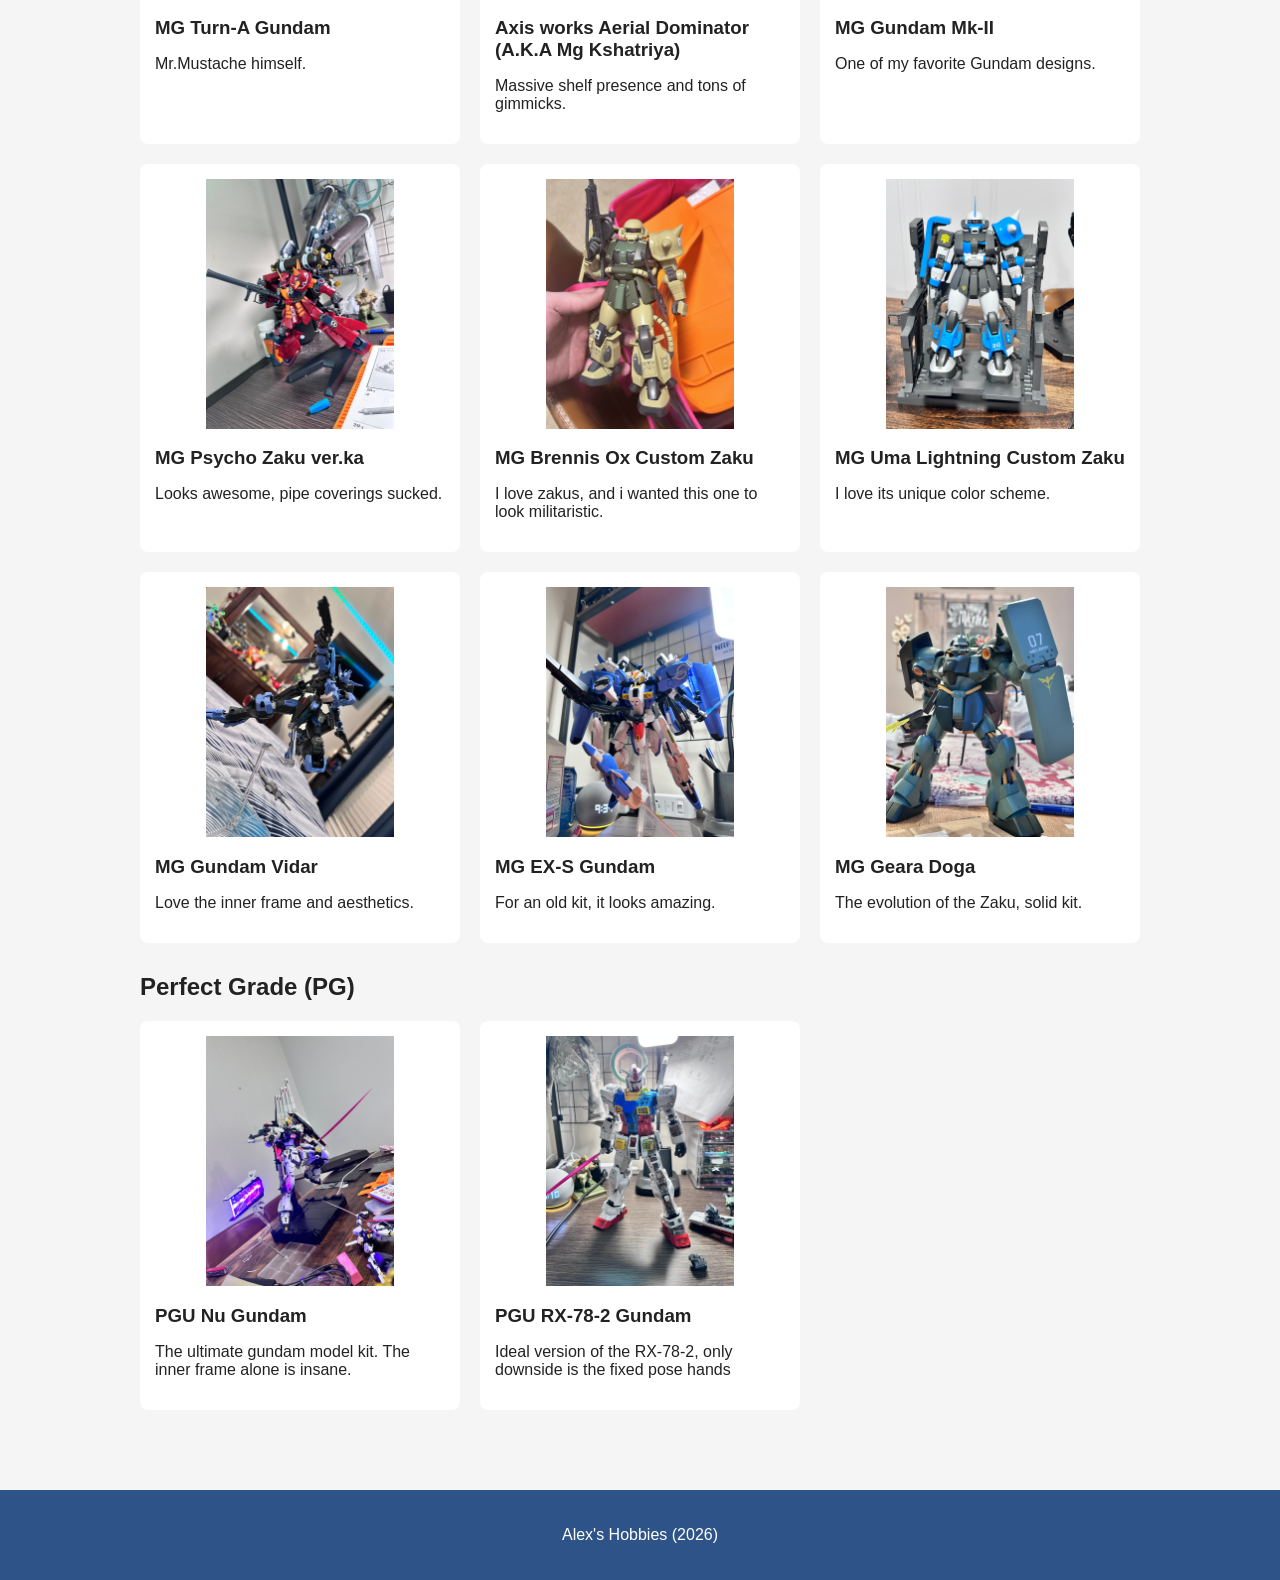
<file: project/Model_Kits.html>
<!DOCTYPE html>
<html lang="en">
<head>
    <meta charset="UTF-8">
    <meta name="viewport" content="width=device-width, initial-scale=1.0">
    <title>Model Kit Collection Page</title>
    <link rel="stylesheet" href="css/style.css">
</head>
<body>
    <!--website header-->
    <header>
        <h1>Alex's Hobbies</h1>
        <p>Building Model Kits and Customizing Action Figures</p>
    </header>
        <!--nav menu-->
    <nav>
        <a href="index.html">Home</a>
        <a href="Model_Kits.html">Model Kits</a>
        <a href="Action_Figures.html">Action Figures</a>
        <a href="Posing.html">Posing</a>
        <a href="Customization.html">Customizing</a>
    </nav>
    
    <main>
        <!-- abridged model kit showcase (i dont heave nearly enough time to show all of the ones that ive built so these are my favorites) -->
         <!-- i separated them by their grade (size/complexity)-->
        <section>
            <h2>My Model Kit Collection</h2>
            <p>Here are my completed builds, organized by grade.</p>
        </section>

        <!--High grades-->
        <section>
            <h2>High Grade (HG)</h2>

            <div class="model-gallery">

                <div class="model-item">
                    <img src="images/guncannon.jpg" alt="HGGQ Guncannon Light-type">
                    <h3>HGGQ Guncannon Light-type</h3>
                    <p>Painted gray sections and panel lined</p>
                </div>

                <div class="model-item">
                    <img src="images/redgun.jpg" alt="HGGQ Red Gundam">
                    <h3>HGGQ Red Gundam</h3>
                    <p>Painted gray sections and panel lined</p>
                </div>

            </div>
        </section>

        <!--Real grades-->
        <section>
            <h2>Real Grade (RG)</h2>

            <div class="model-gallery">

                <div class="model-item">
                    <img src="images/rgnu.jpg" alt="RG Nu Gundam">
                    <h3>RG Nu Gundam</h3>
                    <p>Personal favorite</p>
                </div>

                <div class="model-item">
                    <img src="images/rgsinanju.jpg" alt="RG Sinanju">
                    <h3>RG Sinanju</h3>
                    <p>Pain to pose</p>
                </div>

            </div>
        </section>

        <!--Master grades-->
        <section>
            <h2>Master Grade (MG)</h2>

            <div class="model-gallery">

                <div class="model-item">
                    <img src="images/TurnA.jpg" alt="MG Turn-A Gundam">
                    <h3>MG Turn-A Gundam</h3>
                    <p>Mr.Mustache himself.</p>
                </div>
                <div class="model-item">
                    <img src="images/nz666.jpeg" alt="Axis works Aerial Dominator (A.K.A Mg Kshatriya)">
                    <h3>Axis works Aerial Dominator (A.K.A Mg Kshatriya)</h3>
                    <p>Massive shelf presence and tons of gimmicks.</p>
                </div>
                <div class="model-item">
                    <img src="images/mk2.jpeg" alt="MG Gundam Mk-II">
                    <h3>MG Gundam Mk-II</h3>
                    <p>One of my favorite Gundam designs.</p>
                </div>
                <div class="model-item">
                    <img src="images/psychozaku.jpg" alt="MG Psycho Zaku ver.ka">
                    <h3>MG Psycho Zaku ver.ka</h3>
                    <p>Looks awesome, pipe coverings sucked.</p>
                </div>
                
                <div class="model-item">
                    <img src="images/camozaku.jpg" alt="MG Brennis Ox Custom Zaku">
                    <h3>MG Brennis Ox Custom Zaku</h3>
                    <p>I love zakus, and i wanted this one to look militaristic.</p>
                </div>
                <div class="model-item">
                    <img src="images/bluezaku.jpg" alt="MG Uma Lightning Custom Zaku">
                    <h3>MG Uma Lightning Custom Zaku</h3>
                    <p>I love its unique color scheme.</p>
                </div>
                <div class="model-item">
                    <img src="images/vidar.jpg" alt="MG Gundam Vidar">
                    <h3>MG Gundam Vidar</h3>
                    <p>Love the inner frame and aesthetics.</p>
                </div>
                <div class="model-item">
                    <img src="images/exs.jpg" alt="MG EX-S Gundam">
                    <h3>MG EX-S Gundam</h3>
                    <p>For an old kit, it looks amazing.</p>
                </div>
                <div class="model-item">
                    <img src="images/doga.jpg" alt="MG Geara Doga">
                    <h3>MG Geara Doga</h3>
                    <p>The evolution of the Zaku, solid kit.</p>
                </div>


            </div>

        </section>

        <!--Perfect grades-->
        <section>
            <h2>Perfect Grade (PG)</h2>

            <div class="model-gallery">

                <div class="model-item">
                    <img src="images/nupose.jpg" alt="Perfect Grade Gundam model">
                    <h3>PGU Nu Gundam</h3>
                    <p>The ultimate gundam model kit. The inner frame alone is insane.</p>
                </div>
                <div class="model-item">
                    <img src="images/clearpgu.jpg" alt="Perfect Grade Gundam model">
                    <h3>PGU RX-78-2 Gundam</h3>
                    <p>Ideal version of the RX-78-2, only downside is the fixed pose hands</p>
                </div>


            </div>
        </section>

    </main>
    <!--footer-->
        <footer>
        <p>Alex's Hobbies (2026)</p>
        </footer>
</body>
</html>
</file>
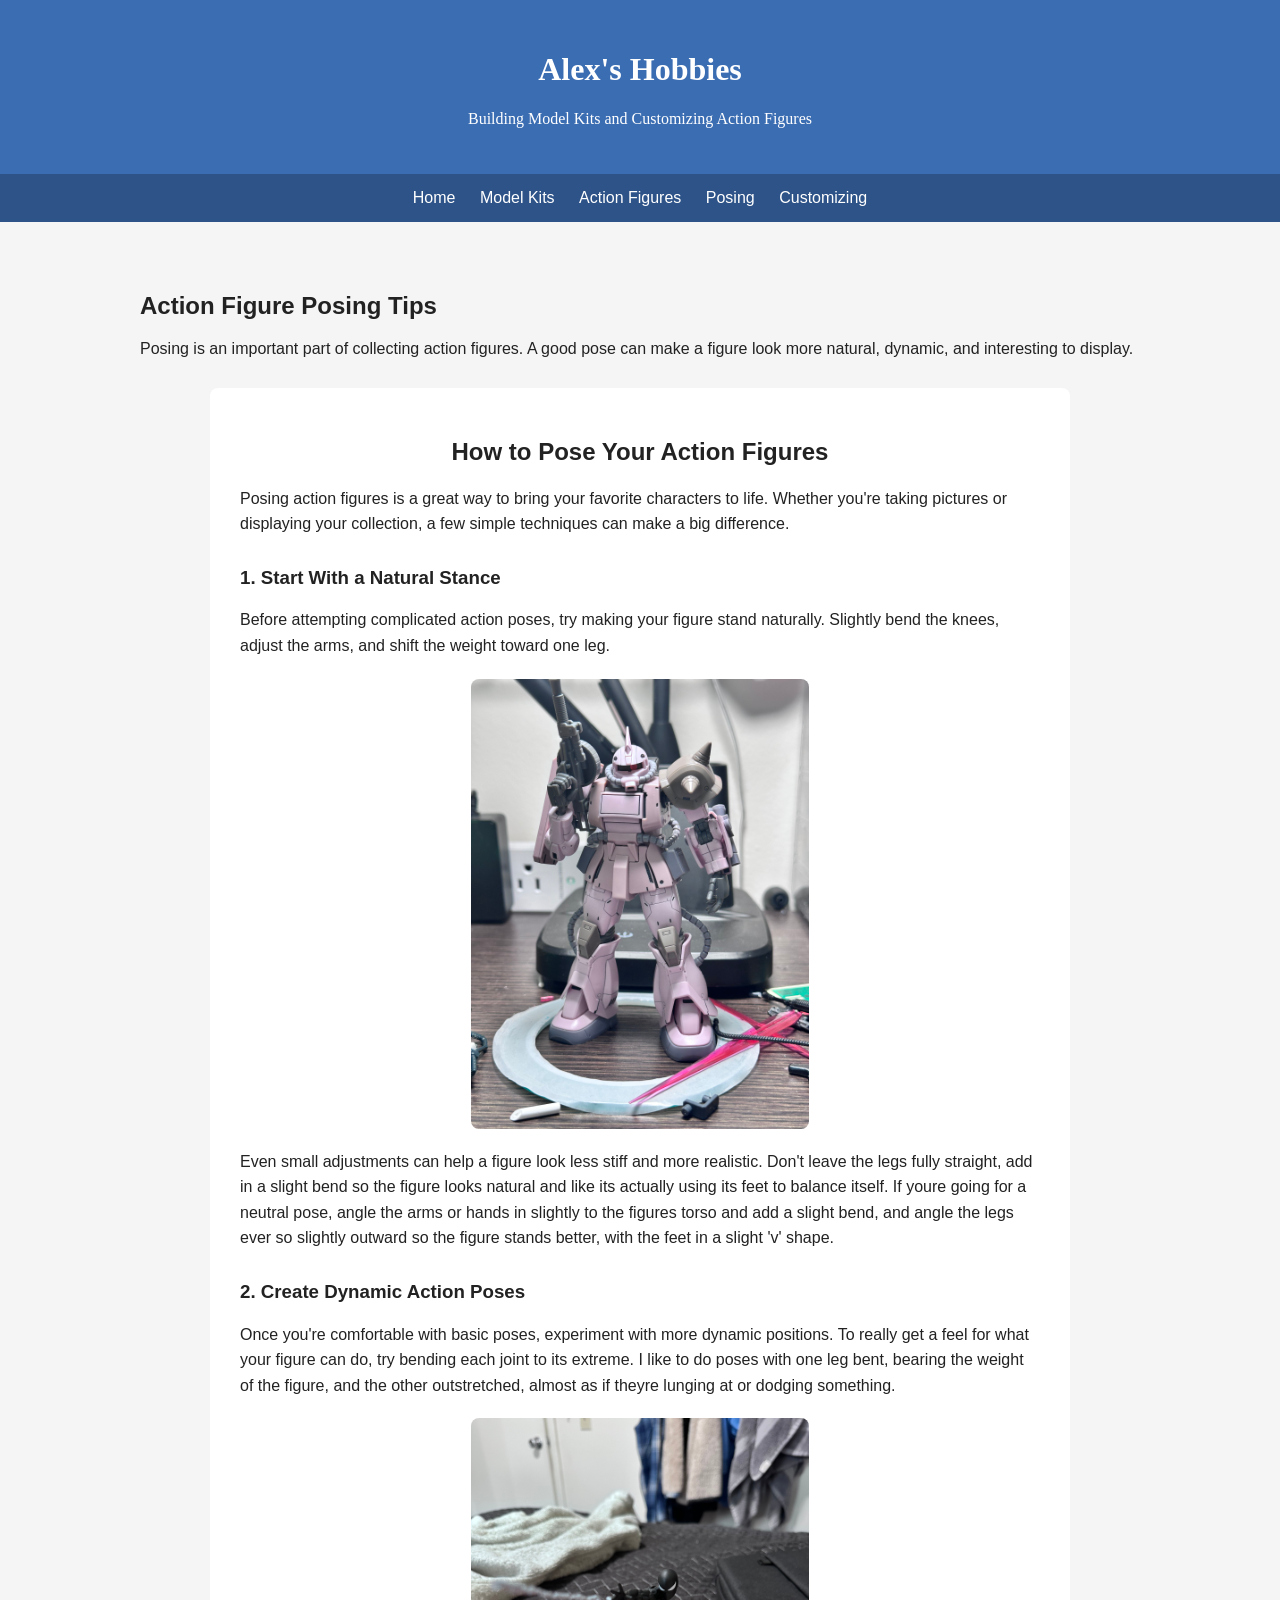
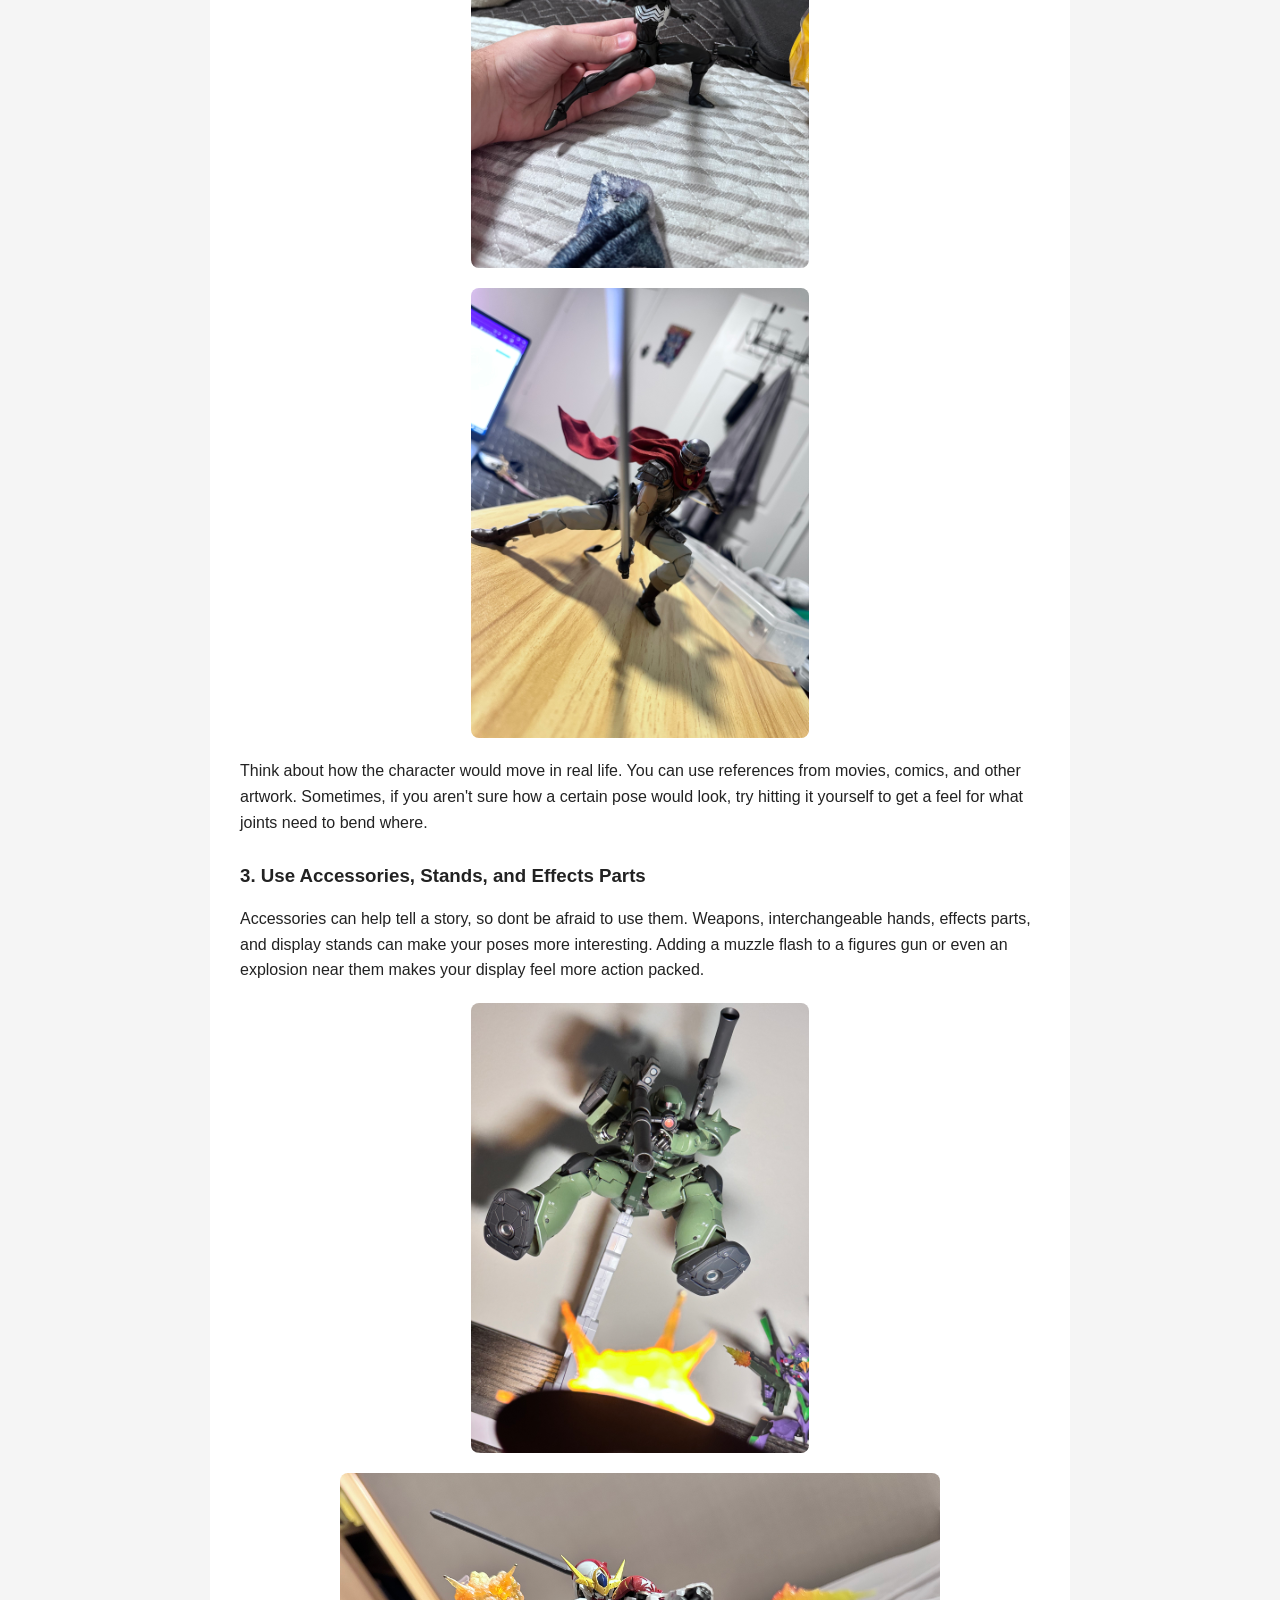
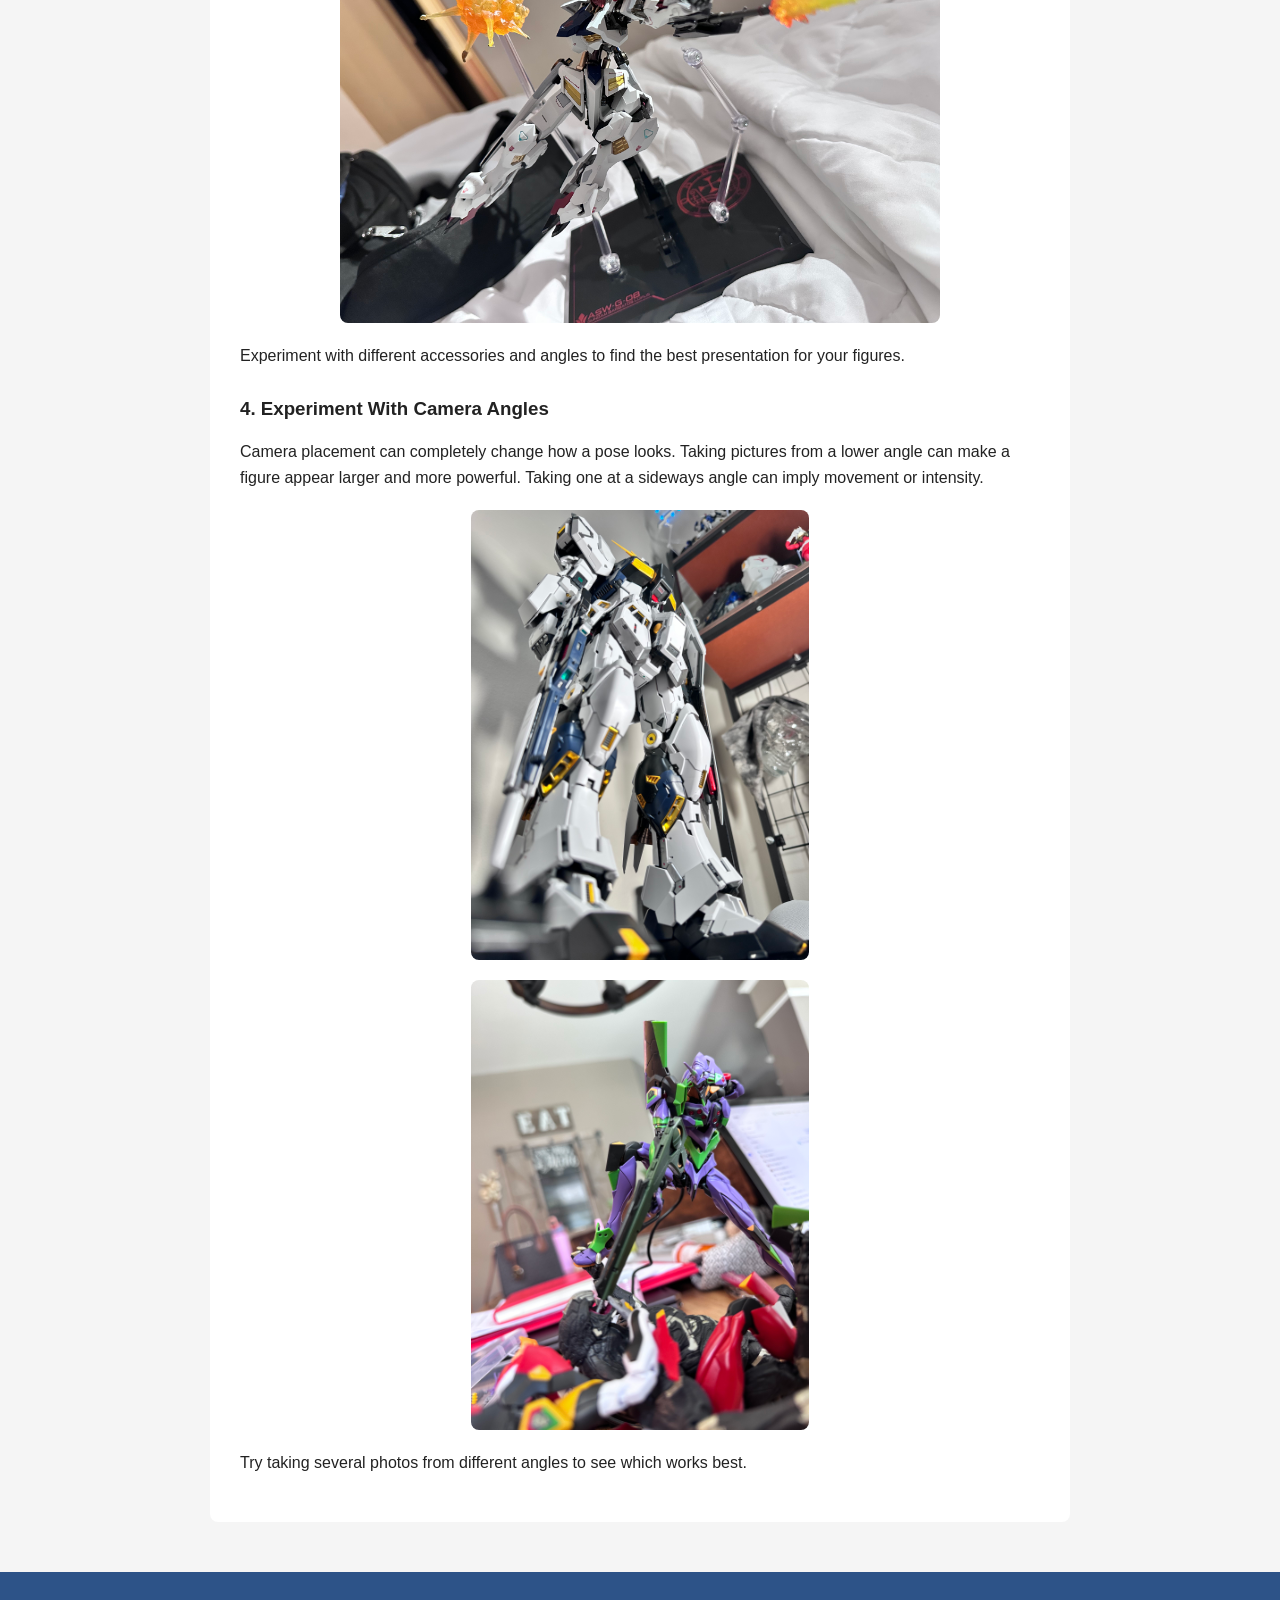
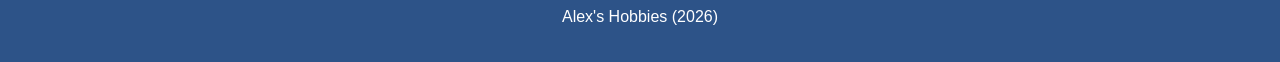
<file: project/Posing.html>
<!DOCTYPE html>
<html lang="en">
<head>
    <meta charset="UTF-8">
    <meta name="viewport" content="width=device-width, initial-scale=1.0">
    <title>Posing Tips | Alex's Hobbies</title>
    <link rel="stylesheet" href="css/style.css">
</head>
<body>

    <!--website header-->
    <header>
        <h1>Alex's Hobbies</h1>
        <p>Building Model Kits and Customizing Action Figures</p>
    </header>

    <!--navigation menu-->
    <nav>
        <a href="index.html">Home</a>
        <a href="Model_Kits.html">Model Kits</a>
        <a href="Action_Figures.html">Action Figures</a>
        <a href="Posing.html">Posing</a>
        <a href="Customization.html">Customizing</a>
    </nav>

    <main>

        <!--posing introduction-->
        <section>
            <h2>Action Figure Posing Tips</h2>
            <p>
                Posing is an important part of collecting
                action figures. A good pose can make a
                figure look more natural, dynamic, and
                interesting to display.
            </p>
        </section>

        <!--main posing article-->
        <article class="posing-article">

            <h2>How to Pose Your Action Figures</h2>

            <p>
                Posing action figures is a great way to bring
                your favorite characters to life. Whether
                you're taking pictures or displaying your
                collection, a few simple techniques can
                make a big difference.
            </p>

            <!--posing tip 1-->
            <h3>1. Start With a Natural Stance</h3>

            <p>
                Before attempting complicated action poses,
                try making your figure stand naturally.
                Slightly bend the knees, adjust the arms,
                and shift the weight toward one leg.
            </p>

            <img src="images/linezaku.jpeg"
                 alt="Zaku figure standing in a neutral pose">

            <p>
                Even small adjustments can help a figure look less stiff and more realistic. Don't leave the legs fully straight, add in a slight bend so the figure looks natural and like its actually using its feet to balance itself.
                If youre going for a neutral pose, angle the arms or hands in slightly to the figures torso and add a slight bend, and angle the legs ever so slightly outward so the figure stands better, with the feet in a slight 'v' shape.
            </p>

            <!--posing tip 2-->
            <h3>2. Create Dynamic Action Poses</h3>

            <p>
                Once you're comfortable with basic poses, experiment with more dynamic positions.
                To really get a feel for what your figure can do, try bending each joint to its extreme.
                I like to do poses with one leg bent, bearing the weight of the figure, and the other outstretched, almost as if theyre lunging at or dodging something.
            </p>

            <img src="images/dynamicspidey.jpeg"
                 alt="Spider-Man figure in a dynamic pose">
            <img src="images/guts.jpeg"
                 alt="Guts figure in a dynamic pose">
                

            <p>
                Think about how the character would move in real life. You can use references from movies, comics, and other artwork. Sometimes, if you aren't sure how a certain pose would look, try hitting it yourself to get a feel for what joints need to bend where.
            </p>

            <!--posing tip 3-->
            <h3>3. Use Accessories, Stands, and Effects Parts</h3>

            <p>Accessories can help tell a story, so dont be afraid to use them. Weapons, interchangeable hands, effects parts, and display stands can make your poses more interesting. Adding a muzzle flash to a figures gun or even an explosion near them makes your display feel more action packed.
            </p>

            <img src="images/zakudynamic.jpg"
                 alt="zaku with explosion">
            <img src="images/mrsbarb.jpg"
                 alt="Barbatos with explosion">

            <p>Experiment with different accessories and angles to find the best presentation for your figures.
            </p>

            <!--posing tip 4-->
            <h3>4. Experiment With Camera Angles</h3>

            <p>Camera placement can completely change how a pose looks. Taking pictures from a lower angle can make a figure appear larger and more powerful. Taking one at a sideways angle can imply movement or intensity.
            </p>

            <img src="images/lownu.jpg"
                 alt="gundam low view">
            <img src="images/eva.jpg"
                 alt="angled eva scene">

            <p>Try taking several photos from different angles to see which works best.
            </p>

        </article>

    </main>

    <!--footer-->
    <footer>
        <p>Alex's Hobbies (2026)</p>
    </footer>

</body>
</html>
</file>
<file: style.css>
body {
font-family: 'Roboto Flex', sans-serif;
color:rgb(128, 128, 128);
background-color: rgb(81, 141, 201);
}

header {
    color: whitesmoke;
    background-color: rgb(59, 109, 179);
    padding: 30px;
    text-align: center;
    box-shadow: 0 2px 6px rgba(0,0,0,0.4);
}

nav {
    background-color: rgb(10, 61, 112);
    padding: 12px;
    text-align: center;
}

section, article, aside {
    background-color: #ffffff;
    color: #222222;
    border: 1px solid #cccccc;
    border-radius: 10px;
    box-shadow: 0 3px 8px rgba(0,0,0,0.3);
    padding: 20px;
    margin-bottom: 20px;

}

h2 {
    font-weight: 700;
    color: rgb(10,61,112);
}

nav a {
    color:whitesmoke;
    text-decoration: none;
    font-weight: 600;
    margin: 0 15px;
}

nav a:hover {
    text-decoration: underline;
}

labs ul {
    list-style-type: square;
}
</file>
<file: project/css/style.css>
/*Main page styles*/
body {
    margin: 0;
    font-family: Arial, sans-serif;
    background-color: #f5f5f5;
    color: #222;
}

header {
    background-color: rgb(59, 109, 179);
    color: white;
    text-align: center;
    padding: 30px;
    font-family: Georgia, serif;
}

/*Navigation menus*/
nav {
    background-color: rgb(45, 83, 136);
    text-align: center;
    padding: 15px;
}

nav a {
    color: white;
    text-decoration: none;
    margin: 10px;
}

nav a:hover,
nav a:focus-visible {
    color: gainsboro;
}

main {
    max-width: 1000px;
    margin: 30px auto;
    padding: 20px;
}

section {
    margin-bottom: 30px;
}

article {
    background-color: white;
    padding: 20px;
    margin-bottom: 15px;
    border-radius: 8px;
}

footer {
    background-color: rgb(45, 83, 136);
    color: white;
    text-align: center;
    padding: 20px;
}

/*Home page hobby boxes*/
.hobby-grid {
    display: flex;
    flex-wrap: wrap;
    gap: 20px;
    justify-content: center;
}

.hobby-item {
    position: relative;
    flex: 1 1 40%;
    box-sizing: border-box;
    transition: transform 0.3s ease;
}

/* Home page hobby images*/
.hobby-item img {
    display: block;
    width: 100%;
    height: 0;
    opacity: 0;
    object-fit: contain;
   
}

.hobby-item:hover,
.hobby-item:focus-within {
    transform: scale(1.03);
}

/*Reveals the images when hovered over*/
.hobby-item:hover img,
.hobby-item:focus-within img {
    height: 350px;
    opacity: 1;
    margin-bottom: 15px;
}

/*Action figure gallery*/
.figure-gallery {
    display: flex;
    flex-wrap: wrap;
    gap: 20px;
    justify-content: center;
}

.figure-card {
    flex: 0 1 30%;
    background-color: white;
    border-radius: 8px;
    overflow: hidden;
}

.figure-card img {
    display: block;
    width: 100%;
    height: 250px;
    object-fit: contain;
}

.figure-description {
    padding: 15px;
    text-align: center;
}

.figure-description h3 {
    margin-top: 0;
}

/*Model kit galleries organized by grade*/
.model-gallery {
    display: flex;
    flex-wrap: wrap;
    gap: 20px;
}

.model-item {
    flex: 1 1 250px;
    max-width: 320px;
    background-color: white;
    border-radius: 8px;
    padding: 15px;
    box-sizing: border-box;
}

.model-item img {
    display: block;
    width: 100%;
    height: 250px;
    object-fit: contain;
}

.model-item h3 {
    margin-bottom: 5px;
}

/*Links to the three customization tips*/
.sub-nav {
    position: sticky;
    top: 0;
    display: flex;
    flex-wrap: wrap;
    justify-content: center;
    gap: 10px;
    margin-bottom: 25px;
    border-radius: 8px;
}

.sub-nav a {
    display: inline-block;
    margin: 0;
    padding: 5px;
}


/*Customization articles*/
.sub-article {
    display: flex;
    flex-direction: column;
    gap: 20px;
    padding: 20px;
    margin-bottom: 25px;
    background-color: white;
    border-radius: 8px;
}

/* Customization images */
.sub-article > img {
    display: block;
    width: 40%;
    height: auto;
    margin: 0 auto;
    object-fit: contain;
}

/*article text*/
.article-body {
    width: 100%;
    min-width: 0;
}

.article-body h3 {
    margin-top: 0;
}



/*form validation section*/
form {
    background-color: white;
    padding: 20px;
    border-radius: 8px;
}

form label {
    display: block;
    margin-bottom: 5px;
}

form input,
form textarea {
    display: block;
    width: 100%;
    padding: 10px;
    margin-bottom: 15px;
    box-sizing: border-box;
}

form textarea {
    height: 120px;
}

form button {
    background-color: rgb(45, 83, 136);
    color: white;
    border: none;
    padding: 10px 20px;
    cursor: pointer;
}

form button:hover {
    background-color: rgb(59, 109, 179);
}


/*Posing tutorial*/
.posing-article {
    max-width: 800px;
    margin: 0 auto;
    padding: 30px;
}

.posing-article h2 {
    text-align: center;
}

.posing-article h3 {
    margin-top: 30px;
}

.posing-article p {
    line-height: 1.6;
}

.posing-article img {
    display: block;
    max-width: 100%;
    height: auto;
    max-height: 450px;
    margin: 20px auto;
    border-radius: 8px;
}

/*Smaller screens*/
@media (max-width: 800px) {
    .figure-card {
        flex-basis: 45%;
    }
}

@media (max-width: 600px) {
    .hobby-item,
    .figure-card {
        flex-basis: 100%;
    }

    .model-item {
        max-width: 100%;
    }

    .sub-article{
        flex-direction: column;
        align-items: stretch;
    }

    .sub-article > img {
        width: 100%;
    }

    .posing-article {
        padding: 15px;
    }
}
</file>
